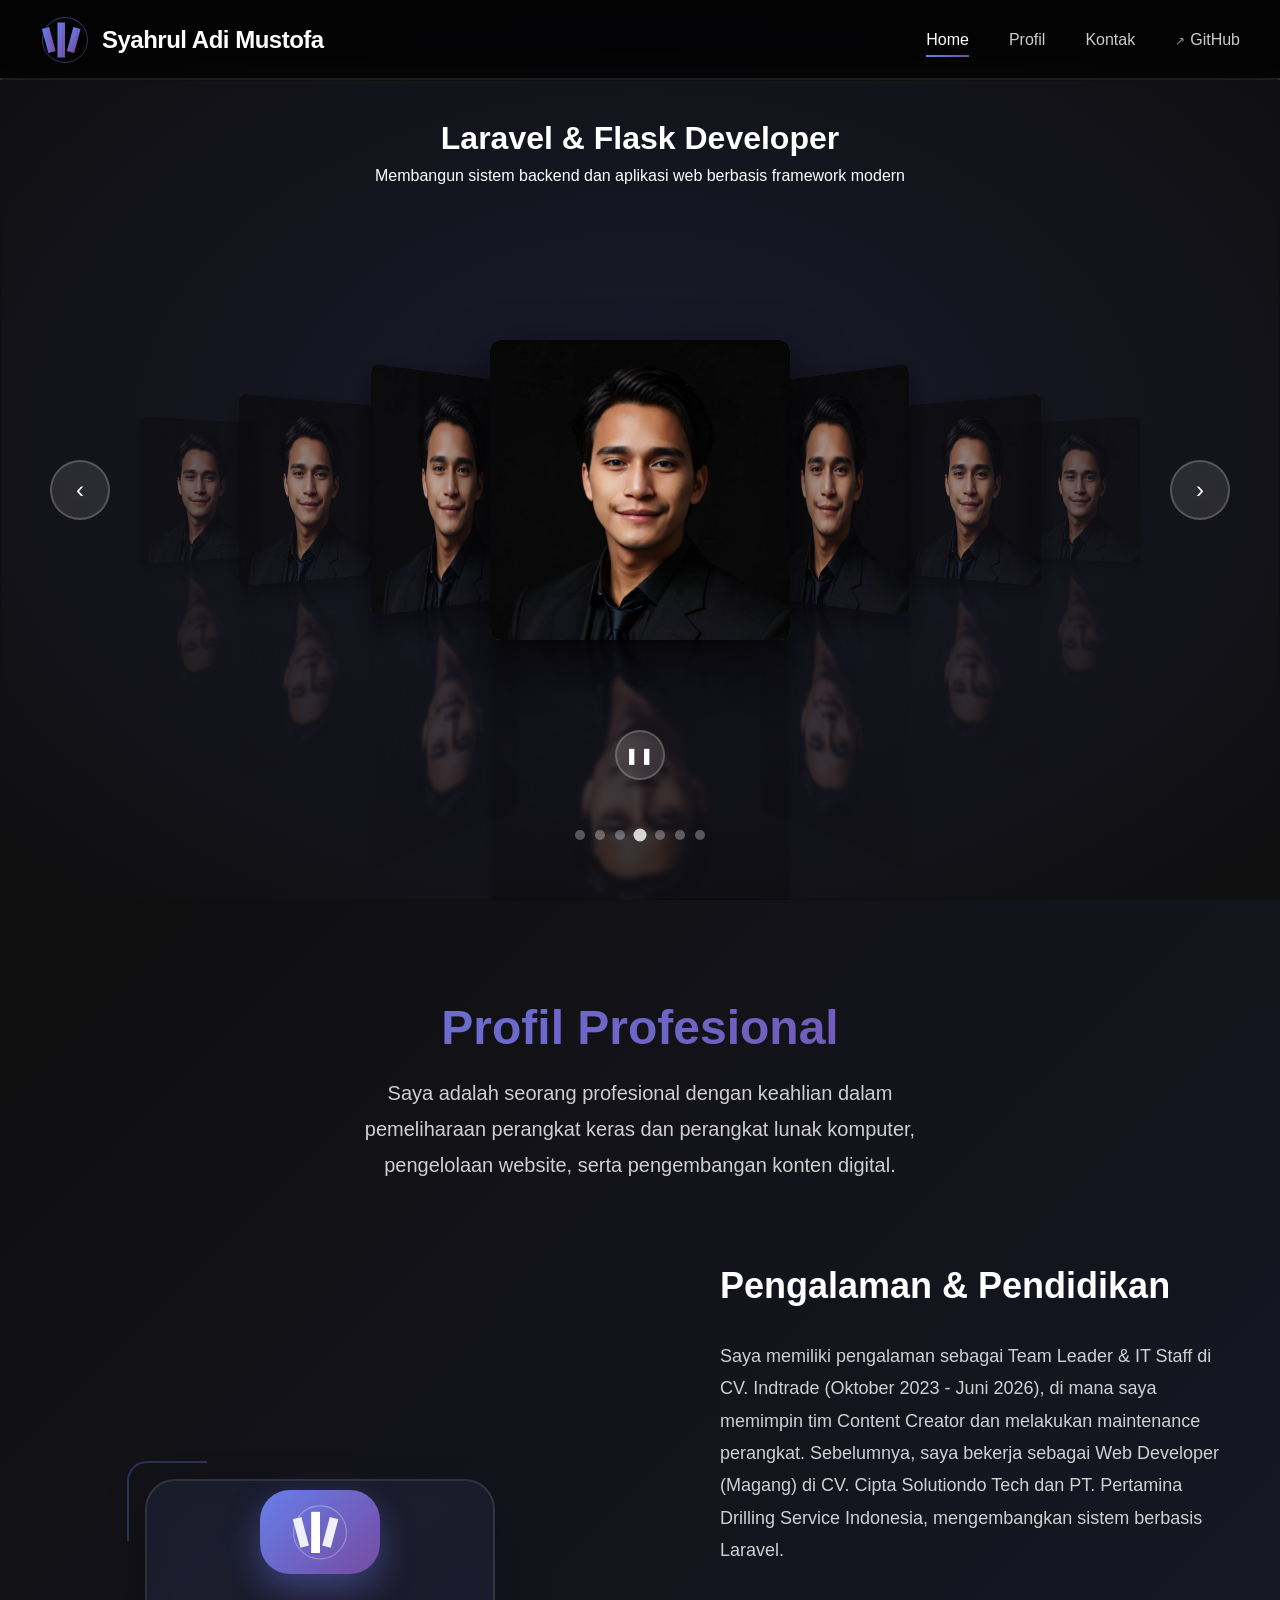
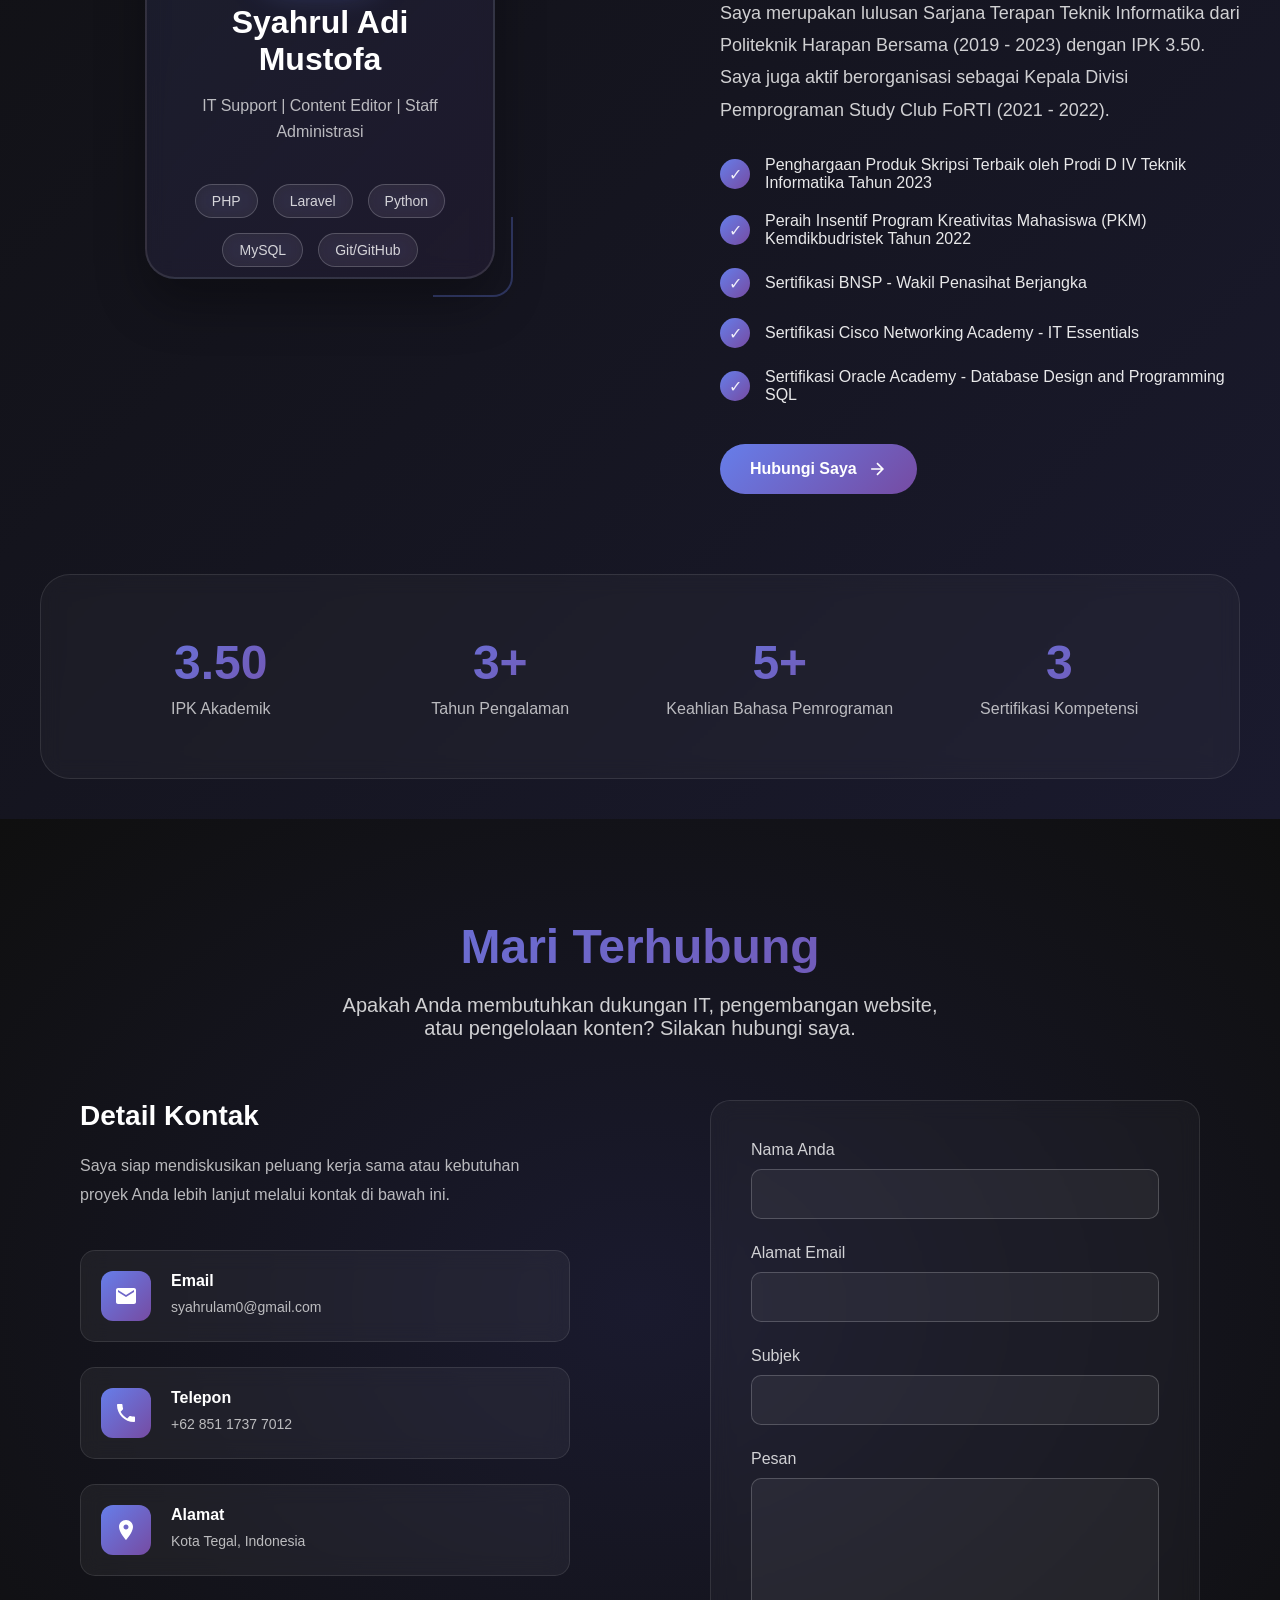
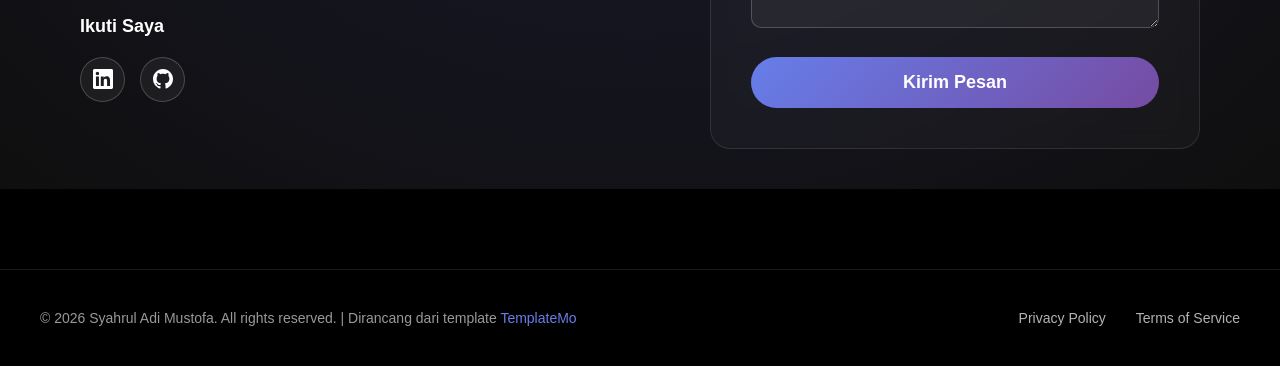
<file: index.html>
<!DOCTYPE html>
<html lang="en">
<head>
    <meta charset="UTF-8">
    <meta name="viewport" content="width=device-width, initial-scale=1.0">
    <title>Syahrul Adi Mustofa</title>
    <link href="templatemo-3d-coverflow.css" rel="stylesheet">
<!--

TemplateMo 595 3d coverflow

https://templatemo.com/tm-595-3d-coverflow

-->
</head>
<body>
    <!-- Header -->
    <header class="header" id="header">
        <a href="#home" class="logo-container">
            <div class="logo">
                <svg viewBox="0 0 100 100" xmlns="http://www.w3.org/2000/svg">
                    <defs>
                        <linearGradient id="grad1" x1="0%" y1="0%" x2="100%" y2="100%">
                            <stop offset="0%" style="stop-color:#667eea;stop-opacity:1" />
                            <stop offset="100%" style="stop-color:#764ba2;stop-opacity:1" />
                        </linearGradient>
                    </defs>
                    <rect x="10" y="25" width="15" height="50" fill="url(#grad1)" transform="rotate(-15 17.5 50)" />
                    <rect x="35" y="15" width="15" height="70" fill="url(#grad1)" />
                    <rect x="60" y="25" width="15" height="50" fill="url(#grad1)" transform="rotate(15 67.5 50)" />
                    <circle cx="50" cy="50" r="45" fill="none" stroke="url(#grad1)" stroke-width="2" opacity="0.5" />
                </svg>
            </div>
            <div class="logo-text">Syahrul Adi Mustofa</div>
        </a>
        
        <nav class="main-menu" id="mainMenu">
            <a href="#home" class="menu-item active">Home</a>
            <a href="#about" class="menu-item">Profil</a>
            <a href="#contact" class="menu-item">Kontak</a>
            <a href="https://github.com" target="_blank" rel="noopener noreferrer" class="menu-item external">GitHub</a>
        </nav>
        
        <div class="menu-toggle" id="menuToggle">
            <span></span>
            <span></span>
            <span></span>
        </div>
    </header>

    <!-- Home Section -->
    <section id="home" class="section">
        <div class="coverflow-wrapper">
            <div class="info">
                <h2 id="current-title">Portofolio & Karya</h2>
                <p id="current-description">Kumpulan proyek pengembangan website dan konten digital</p>
            </div>

            <div class="coverflow-container" tabindex="0">
                <div class="coverflow" id="coverflow">
                    <div class="coverflow-item" data-index="0">
                        <div class="cover image-loading">
                            <img src="images/mountain-landscape.jpg" alt="Mountain Landscape" loading="lazy">
                        </div>
                        <div class="reflection"></div>
                    </div>
                    <div class="coverflow-item" data-index="1">
                        <div class="cover image-loading">
                            <img src="images/forest-path.jpg" alt="Forest Path" loading="lazy">
                        </div>
                        <div class="reflection"></div>
                    </div>
                    <div class="coverflow-item" data-index="2">
                        <div class="cover image-loading">
                            <img src="images/serene-water-mirroring.jpg" alt="Lake Reflection" loading="lazy">
                        </div>
                        <div class="reflection"></div>
                    </div>
                    <div class="coverflow-item" data-index="3">
                        <div class="cover image-loading">
                            <img src="images/ocean-sunset-golden-hour.jpg" alt="Ocean Sunset" loading="lazy">
                        </div>
                        <div class="reflection"></div>
                    </div>
                    <div class="coverflow-item" data-index="4">
                        <div class="cover image-loading">
                            <img src="images/rolling-sand-dunes.jpg" alt="Desert Dunes" loading="lazy">
                        </div>
                        <div class="reflection"></div>
                    </div>
                    <div class="coverflow-item" data-index="5">
                        <div class="cover image-loading">
                            <img src="images/starry-night.jpg" alt="Starry Night" loading="lazy">
                        </div>
                        <div class="reflection"></div>
                    </div>
                    <div class="coverflow-item" data-index="6">
                        <div class="cover image-loading">
                            <img src="images/cascading-waterfall.jpg" alt="Waterfall" loading="lazy">
                        </div>
                        <div class="reflection"></div>
                    </div>
                </div>

                <button class="nav-button prev" onclick="navigate(-1)">‹</button>
                <button class="nav-button next" onclick="navigate(1)">›</button>

                <div class="dots-container" id="dots"></div>
                
                <!-- Play/Pause Button -->
                <button class="play-pause-button" id="playPauseBtn" onclick="toggleAutoplay()">
                    <span class="play-icon">▶</span>
                    <span class="pause-icon" style="display: none;">❚❚</span>
                </button>
            </div>
        </div>
    </section>

    <!-- About Section -->
    <section id="about" class="section">
        <div class="about-content">
            <div class="about-header">
                <h2>Profil Profesional</h2>
                <p>Saya adalah seorang profesional dengan keahlian dalam pemeliharaan perangkat keras dan perangkat lunak komputer, pengelolaan website, serta pengembangan konten digital.</p>
            </div>
            
            <div class="about-main">
                <div class="about-visual">
                    <div class="showcase-display">
                        <div class="showcase-main">
                            <div class="corner-decoration top-left"></div>
                            <div class="corner-decoration bottom-right"></div>
                            
                            <div class="showcase-logo">
                                <svg viewBox="0 0 100 100" xmlns="http://www.w3.org/2000/svg">
                                    <rect x="10" y="25" width="15" height="50" fill="white" transform="rotate(-15 17.5 50)" opacity="0.9" />
                                    <rect x="35" y="15" width="15" height="70" fill="white" />
                                    <rect x="60" y="25" width="15" height="50" fill="white" transform="rotate(15 67.5 50)" opacity="0.9" />
                                    <circle cx="50" cy="50" r="45" fill="none" stroke="white" stroke-width="2" opacity="0.3" />
                                </svg>
                            </div>
                            
                            <h3 class="showcase-title">Syahrul Adi Mustofa</h3>
                            <p class="showcase-subtitle">IT Support | Content Editor | Staff Administrasi</p>
                            
                            <div class="showcase-badges">
                                <span class="badge">PHP</span>
                                <span class="badge">Laravel</span>
                                <span class="badge">Python</span>
                                <span class="badge">MySQL</span>
                                <span class="badge">Git/GitHub</span>
                            </div>
                        </div>
                    </div>
                </div>
                
                <div class="about-info">
                    <h3>Pengalaman & Pendidikan</h3>
                    <p>Saya memiliki pengalaman sebagai Team Leader & IT Staff di CV. Indtrade (Oktober 2023 - Juni 2026), di mana saya memimpin tim Content Creator dan melakukan maintenance perangkat. Sebelumnya, saya bekerja sebagai Web Developer (Magang) di CV. Cipta Solutiondo Tech dan PT. Pertamina Drilling Service Indonesia, mengembangkan sistem berbasis Laravel.</p>
                    <p>Saya merupakan lulusan Sarjana Terapan Teknik Informatika dari Politeknik Harapan Bersama (2019 - 2023) dengan IPK 3.50. Saya juga aktif berorganisasi sebagai Kepala Divisi Pemprograman Study Club FoRTI (2021 - 2022).</p>
                    
                    <ul class="feature-list">
                        <li>Penghargaan Produk Skripsi Terbaik oleh Prodi D IV Teknik Informatika Tahun 2023</li>
                        <li>Peraih Insentif Program Kreativitas Mahasiswa (PKM) Kemdikbudristek Tahun 2022</li>
                        <li>Sertifikasi BNSP - Wakil Penasihat Berjangka</li>
                        <li>Sertifikasi Cisco Networking Academy - IT Essentials</li>
                        <li>Sertifikasi Oracle Academy - Database Design and Programming SQL</li>
                    </ul>
                    
                    <a href="#contact" class="cta-button">
                        Hubungi Saya
                        <svg viewBox="0 0 24 24" fill="currentColor">
                            <path d="M5 12h14m-7-7l7 7-7 7" stroke="currentColor" stroke-width="2" fill="none"/>
                        </svg>
                    </a>
                </div>
            </div>
            
            <div class="stats-section">
                <div class="stat-item">
                    <div class="stat-number">3.50</div>
                    <div class="stat-label">IPK Akademik</div>
                </div>
                <div class="stat-item">
                    <div class="stat-number">3+</div>
                    <div class="stat-label">Tahun Pengalaman</div>
                </div>
                <div class="stat-item">
                    <div class="stat-number">5+</div>
                    <div class="stat-label">Keahlian Bahasa Pemrograman</div>
                </div>
                <div class="stat-item">
                    <div class="stat-number">3</div>
                    <div class="stat-label">Sertifikasi Kompetensi</div>
                </div>
            </div>
        </div>
    </section>

    <!-- Contact Section -->
    <section id="contact" class="section">
        <div class="contact-content">
            <div class="contact-header">
                <h2>Mari Terhubung</h2>
                <p>Apakah Anda membutuhkan dukungan IT, pengembangan website, atau pengelolaan konten? Silakan hubungi saya.</p>
            </div>
            
            <div class="contact-container">
                <div class="contact-info-section">
                    <h3>Detail Kontak</h3>
                    <p>Saya siap mendiskusikan peluang kerja sama atau kebutuhan proyek Anda lebih lanjut melalui kontak di bawah ini.</p>
                    
                    <div class="contact-details">
                        <div class="contact-item">
                            <div class="contact-icon">
                                <svg viewBox="0 0 24 24">
                                    <path d="M20 4H4c-1.1 0-1.99.9-1.99 2L2 18c0 1.1.9 2 2 2h16c1.1 0 2-.9 2-2V6c0-1.1-.9-2-2-2zm0 4l-8 5-8-5V6l8 5 8-5v2z"/>
                                </svg>
                            </div>
                            <div class="contact-text">
                                <h4>Email</h4>
                                <p>syahrulam0@gmail.com</p>
                            </div>
                        </div>
                        
                        <div class="contact-item">
                            <div class="contact-icon">
                                <svg viewBox="0 0 24 24">
                                    <path d="M6.62 10.79c1.44 2.83 3.76 5.14 6.59 6.59l2.2-2.2c.27-.27.67-.36 1.02-.24 1.12.37 2.33.57 3.57.57.55 0 1 .45 1 1V20c0 .55-.45 1-1 1-9.39 0-17-7.61-17-17 0-.55.45-1 1-1h3.5c.55 0 1 .45 1 1 0 1.25.2 2.45.57 3.57.11.35.03.74-.25 1.02l-2.2 2.2z"/>
                                </svg>
                            </div>
                            <div class="contact-text">
                                <h4>Telepon</h4>
                                <p>+62 851 1737 7012</p>
                            </div>
                        </div>
                        
                        <div class="contact-item">
                            <div class="contact-icon">
                                <svg viewBox="0 0 24 24">
                                    <path d="M12 2C8.13 2 5 5.13 5 9c0 5.25 7 13 7 13s7-7.75 7-13c0-3.87-3.13-7-7-7zm0 9.5c-1.38 0-2.5-1.12-2.5-2.5s1.12-2.5 2.5-2.5 2.5 1.12 2.5 2.5-1.12 2.5-2.5 2.5z"/>
                                </svg>
                            </div>
                            <div class="contact-text">
                                <h4>Alamat</h4>
                                <p>Kota Tegal, Indonesia</p>
                            </div>
                        </div>
                    </div>
                    
                    <div class="social-links">
                        <h4>Ikuti Saya</h4>
                        <div class="social-buttons">
                            <a href="#" class="social-btn" title="LinkedIn">
                                <svg viewBox="0 0 24 24">
                                    <path d="M20.447 20.452h-3.554v-5.569c0-1.328-.027-3.037-1.852-3.037-1.853 0-2.136 1.445-2.136 2.939v5.667H9.351V9h3.414v1.561h.046c.477-.9 1.637-1.85 3.37-1.85 3.601 0 4.267 2.37 4.267 5.455v6.286zM5.337 7.433c-1.144 0-2.063-.926-2.063-2.065 0-1.138.92-2.063 2.063-2.063 1.14 0 2.064.925 2.064 2.063 0 1.139-.925 2.065-2.064 2.065zm1.782 13.019H3.555V9h3.564v11.452zM22.225 0H1.771C.792 0 0 .774 0 1.729v20.542C0 23.227.792 24 1.771 24h20.451C23.2 24 24 23.227 24 22.271V1.729C24 .774 23.2 0 22.222 0h.003z"/>
                                </svg>
                            </a>
                            <a href="https://github.com" target="_blank" class="social-btn" title="GitHub">
                                <svg viewBox="0 0 24 24">
                                    <path d="M12 0c-6.626 0-12 5.373-12 12 0 5.302 3.438 9.8 8.207 11.387.599.111.793-.261.793-.577v-2.234c-3.338.726-4.033-1.416-4.033-1.416-.546-1.387-1.333-1.756-1.333-1.756-1.089-.745.083-.729.083-.729 1.205.084 1.839 1.237 1.839 1.237 1.07 1.834 2.807 1.304 3.492.997.107-.775.418-1.305.762-1.604-2.665-.305-5.467-1.334-5.467-5.931 0-1.311.469-2.381 1.236-3.221-.124-.303-.535-1.524.117-3.176 0 0 1.008-.322 3.301 1.23.957-.266 1.983-.399 3.003-.404 1.02.005 2.047.138 3.006.404 2.291-1.552 3.297-1.23 3.297-1.23.653 1.653.242 2.874.118 3.176.77.84 1.235 1.911 1.235 3.221 0 4.609-2.807 5.624-5.479 5.921.43.372.823 1.102.823 2.222v3.293c0 .319.192.694.801.576 4.765-1.589 8.199-6.086 8.199-11.386 0-6.627-5.373-12-12-12z"/>
                                </svg>
                            </a>
                        </div>
                    </div>
                </div>
                
                <div class="contact-form-section">
                    <form class="contact-form" onsubmit="handleSubmit(event)">
                        <div class="form-group">
                            <label for="name">Nama Anda</label>
                            <input type="text" id="name" name="name" required>
                        </div>
                        <div class="form-group">
                            <label for="email">Alamat Email</label>
                            <input type="email" id="email" name="email" required>
                        </div>
                        <div class="form-group">
                            <label for="subject">Subjek</label>
                            <input type="text" id="subject" name="subject" required>
                        </div>
                        <div class="form-group">
                            <label for="message">Pesan</label>
                            <textarea id="message" name="message" required></textarea>
                        </div>
                        <button type="submit" class="submit-btn">Kirim Pesan</button>
                    </form>
                </div>
            </div>
        </div>
    </section>

    <!-- Footer -->
    <footer class="footer">
        <div class="footer-content">
            <div class="footer-copyright">
                © 2026 Syahrul Adi Mustofa. All rights reserved. | Dirancang dari template <a href="https://templatemo.com" target="_blank" rel="noopener noreferrer">TemplateMo</a>
            </div>
            <div class="footer-links">
                <a href="#privacy" onclick="event.preventDefault(); alert('Halaman Privacy Policy');">Privacy Policy</a>
                <a href="#terms" onclick="event.preventDefault(); alert('Halaman Terms of Service');">Terms of Service</a>
            </div>
        </div>
    </footer>

    <!-- Scroll to top button -->
    <div class="scroll-to-top" id="scrollToTop">
        <span>↑</span>
    </div>

<script src="templatemo-3d-coverflow-scripts.js"></script>

</body>
</html>
</file>
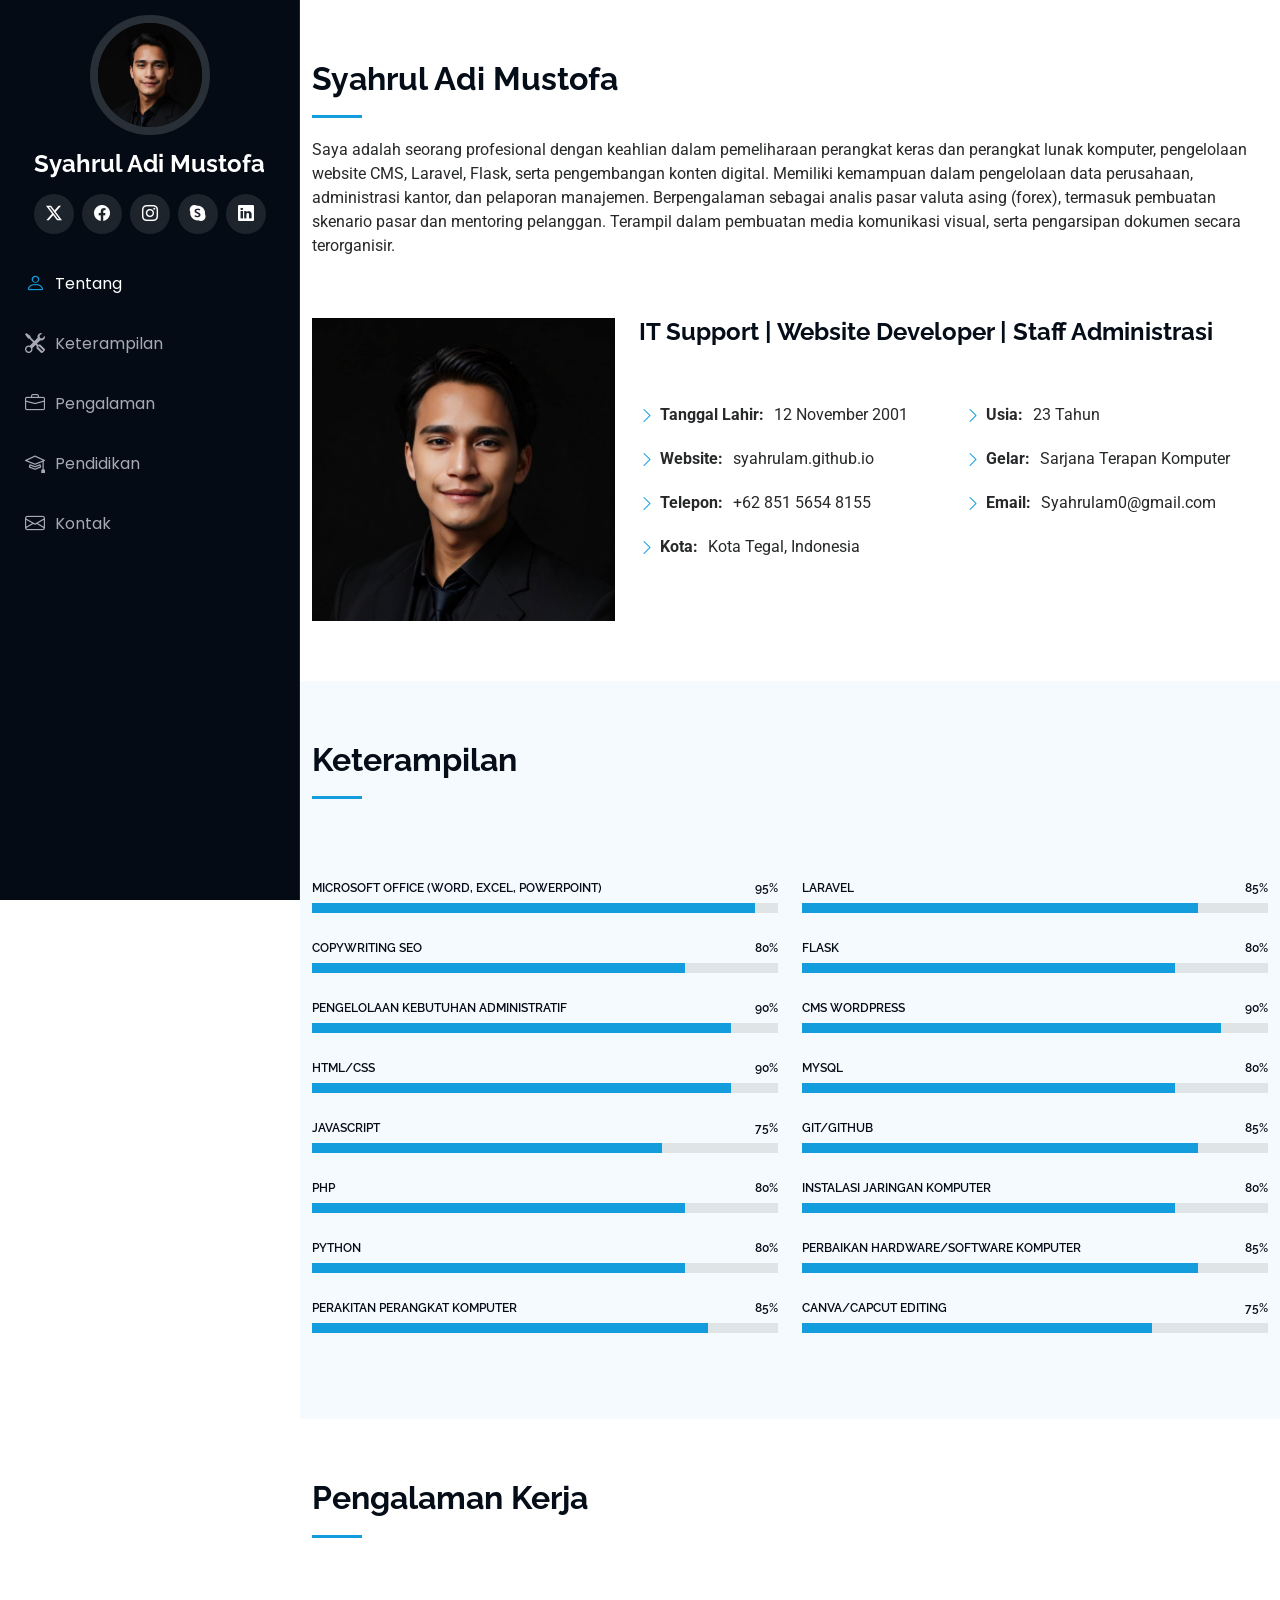
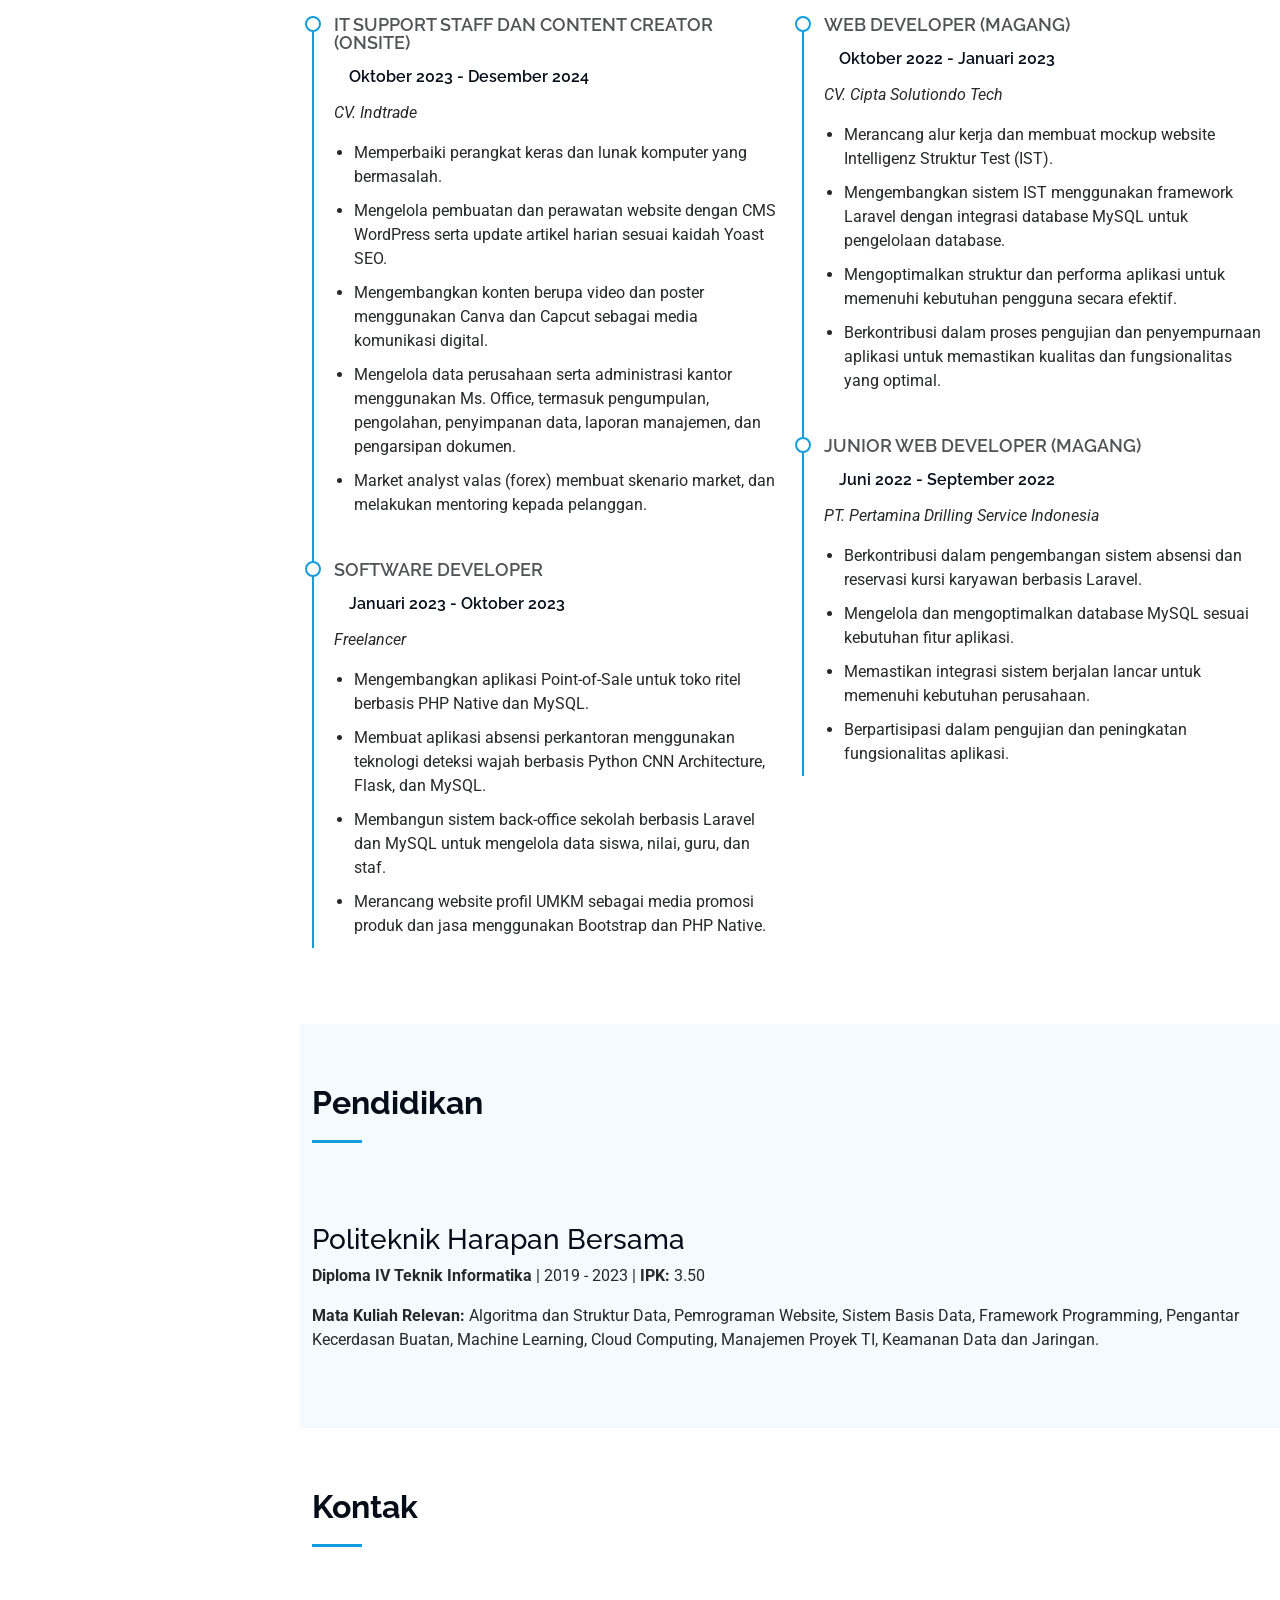
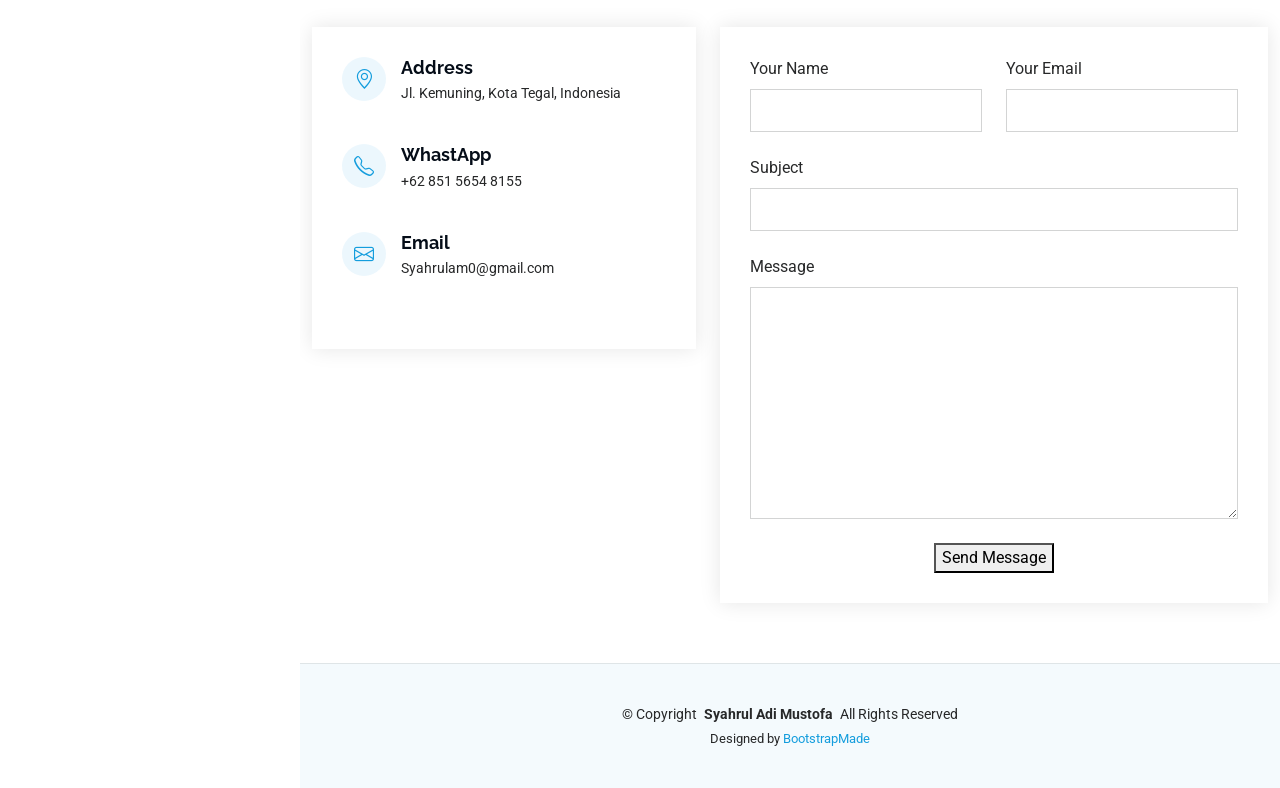
<file: backup pure porto/index.html>
<!DOCTYPE html>
<html lang="en">

<head>
  <meta charset="utf-8">
  <meta content="width=device-width, initial-scale=1.0" name="viewport">
  <title>Resume - Syahrul Adi Mustofa</title>
  <meta content="" name="description">
  <meta content="" name="keywords">

  <link href="assets/img/favicon.png" rel="icon">
  <link href="assets/img/apple-touch-icon.png" rel="apple-touch-icon">

  <link href="https://fonts.googleapis.com" rel="preconnect">
  <link href="https://fonts.gstatic.com" rel="preconnect" crossorigin>
  <link href="https://fonts.googleapis.com/css2?family=Roboto:ital,wght@0,100;0,300;0,400;0,500;0,700;0,900;1,100;1,300;1,400;1,500;1,700;1,900&family=Poppins:ital,wght@0,100;0,200;0,300;0,400;0,500;0,600;0,700;0,800;0,900;1,100;1,200;1,300;1,400;1,500;1,600;1,700;1,800;1,900&family=Raleway:ital,wght@0,100;0,200;0,300;0,400;0,500;0,600;0,700;0,800;0,900;1,100;1,200;1,300;1,400;1,500;1,600;1,700;1,800;1,900&display=swap" rel="stylesheet">

  <link href="assets/vendor/bootstrap/css/bootstrap.min.css" rel="stylesheet">
  <link href="assets/vendor/bootstrap-icons/bootstrap-icons.css" rel="stylesheet">
  <link href="assets/vendor/aos/aos.css" rel="stylesheet">
  <link href="assets/vendor/glightbox/css/glightbox.min.css" rel="stylesheet">
  <link href="assets/vendor/swiper/swiper-bundle.min.css" rel="stylesheet">

  <link href="assets/css/main.css" rel="stylesheet">
</head>

<body class="index-page">

  <header id="header" class="header dark-background d-flex flex-column">
    <i class="header-toggle d-xl-none bi bi-list"></i>

    <div class="profile-img">
      <img src="assets/img/my-profile-img.jpg" alt="" class="img-fluid rounded-circle">
    </div>

    <a href="index.html" class="logo d-flex align-items-center justify-content-center">
      <h1 class="sitename">Syahrul Adi Mustofa</h1>
    </a>

    <div class="social-links text-center">
      <a href="#" class="twitter"><i class="bi bi-twitter-x"></i></a>
      <a href="#" class="facebook"><i class="bi bi-facebook"></i></a>
      <a href="#" class="instagram"><i class="bi bi-instagram"></i></a>
      <a href="#" class="google-plus"><i class="bi bi-skype"></i></a>
      <a href="#" class="linkedin"><i class="bi bi-linkedin"></i></a>
    </div>

    <nav id="navmenu" class="navmenu">
      <ul>
        <li><a href="#about"><i class="bi bi-person navicon"></i> Tentang</a></li>
        <li><a href="#skills"><i class="bi bi-tools navicon"></i> Keterampilan</a></li>
        <li><a href="#pengalaman"><i class="bi bi-briefcase navicon"></i> Pengalaman</a></li>
        <li><a href="#pendidikan"><i class="bi bi-mortarboard navicon"></i> Pendidikan</a></li>
        <li><a href="#contact"><i class="bi bi-envelope navicon"></i> Kontak</a></li>
      </ul>
    </nav>
    

  </header>

  <main class="main">
    <!-- About Section -->
    <section id="about" class="about section">

      <!-- Section Title -->
      <div class="container section-title" data-aos="fade-up">
        <h2>Syahrul Adi Mustofa</h2>
        <p>Saya adalah seorang profesional dengan keahlian dalam pemeliharaan perangkat keras dan perangkat lunak komputer, pengelolaan website CMS, Laravel, Flask, serta pengembangan konten digital. Memiliki kemampuan dalam pengelolaan data perusahaan, administrasi kantor, dan pelaporan manajemen. Berpengalaman sebagai analis pasar valuta asing (forex), termasuk pembuatan skenario pasar dan mentoring pelanggan. Terampil dalam pembuatan media komunikasi visual, serta pengarsipan dokumen secara terorganisir.</p>
      </div><!-- End Section Title -->

      <div class="container" data-aos="fade-up" data-aos-delay="100">

        <div class="row gy-4 justify-content-center">
          <div class="col-lg-4">
            <img src="assets/img/my-profile-img.jpg" class="img-fluid" alt="">
          </div>
          <div class="col-lg-8 content">
            <h2>IT Support | Website Developer | Staff Administrasi</h2>
            <p class="fst-italic py-3">
              
            </p>
            <div class="row">
              <div class="col-lg-6">
                <ul>
                  <li><i class="bi bi-chevron-right"></i> <strong>Tanggal Lahir:</strong> <span>12 November 2001</span></li>
                  <li><i class="bi bi-chevron-right"></i> <strong>Website:</strong> <span>syahrulam.github.io</span></li>
                  <li><i class="bi bi-chevron-right"></i> <strong>Telepon:</strong> <span>+62 851 5654 8155</span></li>
                  <li><i class="bi bi-chevron-right"></i> <strong>Kota:</strong> <span>Kota Tegal, Indonesia</span></li>
                </ul>
              </div>
              <div class="col-lg-6">
                <ul>
                  <li><i class="bi bi-chevron-right"></i> <strong>Usia:</strong> <span>23 Tahun</span></li>
                  <li><i class="bi bi-chevron-right"></i> <strong>Gelar:</strong> <span>Sarjana Terapan Komputer</span></li>
                  <li><i class="bi bi-chevron-right"></i> <strong>Email:</strong> <span>Syahrulam0@gmail.com</span></li>
                </ul>
              </div>
            </div>
          </div>
        </div>

      </div>

    </section><!-- /About Section -->

    <section id="skills" class="skills section light-background">
      <div class="container section-title" data-aos="fade-up">
        <h2>Keterampilan</h2>
      </div><!-- End Section Title -->
      <div class="container" data-aos="fade-up" data-aos-delay="100">

        <div class="row skills-content skills-animation">

          <div class="col-lg-6">

            <div class="progress">
              <span class="skill"><span>Microsoft Office (Word, Excel, PowerPoint)</span> <i class="val">95%</i></span>
              <div class="progress-bar-wrap">
                <div class="progress-bar" role="progressbar" aria-valuenow="95" aria-valuemin="0" aria-valuemax="100"></div>
              </div>
            </div><!-- End Skills Item -->

            <div class="progress">
              <span class="skill"><span>Copywriting SEO</span> <i class="val">80%</i></span>
              <div class="progress-bar-wrap">
                <div class="progress-bar" role="progressbar" aria-valuenow="80" aria-valuemin="0" aria-valuemax="100"></div>
              </div>
            </div><!-- End Skills Item -->

            <div class="progress">
              <span class="skill"><span>Pengelolaan Kebutuhan Administratif</span> <i class="val">90%</i></span>
              <div class="progress-bar-wrap">
                <div class="progress-bar" role="progressbar" aria-valuenow="90" aria-valuemin="0" aria-valuemax="100"></div>
              </div>
            </div><!-- End Skills Item -->

            <div class="progress">
              <span class="skill"><span>HTML/CSS</span> <i class="val">90%</i></span>
              <div class="progress-bar-wrap">
                <div class="progress-bar" role="progressbar" aria-valuenow="90" aria-valuemin="0" aria-valuemax="100"></div>
              </div>
            </div><!-- End Skills Item -->

            <div class="progress">
              <span class="skill"><span>JavaScript</span> <i class="val">75%</i></span>
              <div class="progress-bar-wrap">
                <div class="progress-bar" role="progressbar" aria-valuenow="75" aria-valuemin="0" aria-valuemax="100"></div>
              </div>
            </div><!-- End Skills Item -->

            <div class="progress">
              <span class="skill"><span>PHP</span> <i class="val">80%</i></span>
              <div class="progress-bar-wrap">
                <div class="progress-bar" role="progressbar" aria-valuenow="80" aria-valuemin="0" aria-valuemax="100"></div>
              </div>
            </div><!-- End Skills Item -->

            <div class="progress">
              <span class="skill"><span>Python</span> <i class="val">80%</i></span>
              <div class="progress-bar-wrap">
                <div class="progress-bar" role="progressbar" aria-valuenow="80" aria-valuemin="0" aria-valuemax="100"></div>
              </div>
            </div><!-- End Skills Item -->

            <div class="progress">
              <span class="skill"><span>Perakitan Perangkat Komputer</span> <i class="val">85%</i></span>
              <div class="progress-bar-wrap">
                <div class="progress-bar" role="progressbar" aria-valuenow="85" aria-valuemin="0" aria-valuemax="100"></div>
              </div>
            </div><!-- End Skills Item -->

          </div>

          <div class="col-lg-6">

            <div class="progress">
              <span class="skill"><span>Laravel</span> <i class="val">85%</i></span>
              <div class="progress-bar-wrap">
                <div class="progress-bar" role="progressbar" aria-valuenow="85" aria-valuemin="0" aria-valuemax="100"></div>
              </div>
            </div><!-- End Skills Item -->

            <div class="progress">
              <span class="skill"><span>Flask</span> <i class="val">80%</i></span>
              <div class="progress-bar-wrap">
                <div class="progress-bar" role="progressbar" aria-valuenow="80" aria-valuemin="0" aria-valuemax="100"></div>
              </div>
            </div><!-- End Skills Item -->

            <div class="progress">
              <span class="skill"><span>CMS WordPress</span> <i class="val">90%</i></span>
              <div class="progress-bar-wrap">
                <div class="progress-bar" role="progressbar" aria-valuenow="90" aria-valuemin="0" aria-valuemax="100"></div>
              </div>
            </div><!-- End Skills Item -->

            <div class="progress">
              <span class="skill"><span>MySQL</span> <i class="val">80%</i></span>
              <div class="progress-bar-wrap">
                <div class="progress-bar" role="progressbar" aria-valuenow="80" aria-valuemin="0" aria-valuemax="100"></div>
              </div>
            </div><!-- End Skills Item -->

            <div class="progress">
              <span class="skill"><span>Git/GitHub</span> <i class="val">85%</i></span>
              <div class="progress-bar-wrap">
                <div class="progress-bar" role="progressbar" aria-valuenow="85" aria-valuemin="0" aria-valuemax="100"></div>
              </div>
            </div><!-- End Skills Item -->

            <div class="progress">
              <span class="skill"><span>Instalasi Jaringan Komputer</span> <i class="val">80%</i></span>
              <div class="progress-bar-wrap">
                <div class="progress-bar" role="progressbar" aria-valuenow="80" aria-valuemin="0" aria-valuemax="100"></div>
              </div>
            </div><!-- End Skills Item -->

            <div class="progress">
              <span class="skill"><span>Perbaikan Hardware/Software Komputer</span> <i class="val">85%</i></span>
              <div class="progress-bar-wrap">
                <div class="progress-bar" role="progressbar" aria-valuenow="85" aria-valuemin="0" aria-valuemax="100"></div>
              </div>
            </div><!-- End Skills Item -->

            <div class="progress">
              <span class="skill"><span>Canva/Capcut Editing</span> <i class="val">75%</i></span>
              <div class="progress-bar-wrap">
                <div class="progress-bar" role="progressbar" aria-valuenow="75" aria-valuemin="0" aria-valuemax="100"></div>
              </div>
            </div><!-- End Skills Item -->

          </div>

        </div>

      </div>
    </section><!-- /Skills Section -->

    <!-- Resume Section -->
    <section id="pengalaman" class="resume section">

      <div class="container">

        <div class="row">

          <!-- Section Title -->
          <div class="container section-title" data-aos="fade-up">
            <h2>Pengalaman Kerja</h2>
            <p></p>
          </div><!-- End Section Title -->
          <div class="col-lg-6" data-aos="fade-up" data-aos-delay="100">

            <div class="resume-item">
              <h4>IT Support Staff dan Content Creator (Onsite)</h4>
              <h5>Oktober 2023 - Desember 2024</h5>
              <p><em>CV. Indtrade</em></p>
              <ul>
                <li>Memperbaiki perangkat keras dan lunak komputer yang bermasalah.</li>
                <li>Mengelola pembuatan dan perawatan website dengan CMS WordPress serta update artikel harian sesuai kaidah Yoast SEO.</li>
                <li>Mengembangkan konten berupa video dan poster menggunakan Canva dan Capcut sebagai media komunikasi digital.</li>
                <li>Mengelola data perusahaan serta administrasi kantor menggunakan Ms. Office, termasuk pengumpulan, pengolahan, penyimpanan data, laporan manajemen, dan pengarsipan dokumen.</li>
                <li>Market analyst valas (forex) membuat skenario market, dan melakukan mentoring kepada pelanggan.</li>
              </ul>
            </div><!-- End Resume Item -->

            <div class="resume-item">
              <h4>Software Developer</h4>
              <h5>Januari 2023 - Oktober 2023</h5>
              <p><em>Freelancer</em></p>
              <ul>
                <li>Mengembangkan aplikasi Point-of-Sale untuk toko ritel berbasis PHP Native dan MySQL.</li>
                <li>Membuat aplikasi absensi perkantoran menggunakan teknologi deteksi wajah berbasis Python CNN Architecture, Flask, dan MySQL.</li>
                <li>Membangun sistem back-office sekolah berbasis Laravel dan MySQL untuk mengelola data siswa, nilai, guru, dan staf.</li>
                <li>Merancang website profil UMKM sebagai media promosi produk dan jasa menggunakan Bootstrap dan PHP Native.</li>
              </ul>
            </div><!-- End Resume Item -->

          </div>

          <div class="col-lg-6" data-aos="fade-up" data-aos-delay="200">

            <div class="resume-item">
              <h4>Web Developer (Magang)</h4>
              <h5>Oktober 2022 - Januari 2023</h5>
              <p><em>CV. Cipta Solutiondo Tech</em></p>
              <ul>
                <li>Merancang alur kerja dan membuat mockup website Intelligenz Struktur Test (IST).</li>
                <li>Mengembangkan sistem IST menggunakan framework Laravel dengan integrasi database MySQL untuk pengelolaan database.</li>
                <li>Mengoptimalkan struktur dan performa aplikasi untuk memenuhi kebutuhan pengguna secara efektif.</li>
                <li>Berkontribusi dalam proses pengujian dan penyempurnaan aplikasi untuk memastikan kualitas dan fungsionalitas yang optimal.</li>
              </ul>
            </div><!-- End Resume Item -->

            <div class="resume-item">
              <h4>Junior Web Developer (Magang)</h4>
              <h5>Juni 2022 - September 2022</h5>
              <p><em>PT. Pertamina Drilling Service Indonesia</em></p>
              <ul>
                <li>Berkontribusi dalam pengembangan sistem absensi dan reservasi kursi karyawan berbasis Laravel.</li>
                <li>Mengelola dan mengoptimalkan database MySQL sesuai kebutuhan fitur aplikasi.</li>
                <li>Memastikan integrasi sistem berjalan lancar untuk memenuhi kebutuhan perusahaan.</li>
                <li>Berpartisipasi dalam pengujian dan peningkatan fungsionalitas aplikasi.</li>
              </ul>
            </div><!-- End Resume Item -->

          </div>

        </div>


      </div>

    </section><!-- /Resume Section -->

<!-- Pendidikan Section -->
<section id="pendidikan" class="skills section light-background">
  <!-- Section Title -->
  <div class="container section-title" data-aos="fade-up">
    <h2>Pendidikan</h2>
  </div><!-- End Section Title -->
  
  <div class="container" data-aos="fade-up" data-aos-delay="100">
    <div class="row skills-content skills-animation">
      <div class="col-lg-12 resume-item">
        <h3>Politeknik Harapan Bersama</h3>
        <p><strong>Diploma IV Teknik Informatika</strong> | 2019 - 2023 | <strong>IPK:</strong> 3.50</p>
        <p><strong>Mata Kuliah Relevan:</strong> Algoritma dan Struktur Data, Pemrograman Website, Sistem Basis Data, Framework Programming, Pengantar Kecerdasan Buatan, Machine Learning, Cloud Computing, Manajemen Proyek TI, Keamanan Data dan Jaringan.</p>
      </div><!-- End Resume Item -->
    </div>
  </div>
</section><!-- End Pendidikan Section -->


    <!-- Contact Section -->
    <section id="contact" class="contact section">

      <!-- Section Title -->
      <div class="container section-title" data-aos="fade-up">
        <h2>Kontak</h2>
        
      </div><!-- End Section Title -->

      <div class="container" data-aos="fade-up" data-aos-delay="100">

        <div class="row gy-4">

          <div class="col-lg-5">

            <div class="info-wrap">
              <div class="info-item d-flex" data-aos="fade-up" data-aos-delay="200">
                <i class="bi bi-geo-alt flex-shrink-0"></i>
                <div>
                  <h3>Address</h3>
                  <p>Jl. Kemuning, Kota Tegal, Indonesia</p>
                </div>
              </div><!-- End Info Item -->

              <div class="info-item d-flex" data-aos="fade-up" data-aos-delay="300">
                <i class="bi bi-telephone flex-shrink-0"></i>
                <div>
                  <h3>WhastApp</h3>
                  <p>+62 851 5654 8155</p>
                </div>
              </div><!-- End Info Item -->

              <div class="info-item d-flex" data-aos="fade-up" data-aos-delay="400">
                <i class="bi bi-envelope flex-shrink-0"></i>
                <div>
                  <h3>Email</h3>
                  <p>Syahrulam0@gmail.com</p>
                </div>
              </div><!-- End Info Item -->

              <!-- <iframe src="https://www.google.com/maps/embed?pb=!1m14!1m8!1m3!1d247.56597496393016!2d109.13809958894197!3d-6.883943589975639!3m2!1i1024!2i768!4f13.1!3m3!1m2!1s0x2e6fb9bd1566df85%3A0x38a5d7a279db6882!2snDalem%20Ma&#39;rifah!5e0!3m2!1sen!2sus!4v1736498834463!5m2!1sen!2sus" frameborder="0" style="border:0; width: 100%; height: 270px;" allowfullscreen="" loading="lazy" referrerpolicy="no-referrer-when-downgrade"></iframe> -->
            </div>
          </div>

          <div class="col-lg-7">
            <form action="https://api.whatsapp.com/send" method="get" target="_blank" class="php-email-form" data-aos="fade-up" data-aos-delay="200">
                <div class="row gy-4">
        
                    <div class="col-md-6">
                        <label for="name-field" class="pb-2">Your Name</label>
                        <input type="text" name="name" id="name-field" class="form-control" required="">
                    </div>
        
                    <div class="col-md-6">
                        <label for="email-field" class="pb-2">Your Email</label>
                        <input type="email" class="form-control" name="email" id="email-field" required="">
                    </div>
        
                    <div class="col-md-12">
                        <label for="subject-field" class="pb-2">Subject</label>
                        <input type="text" class="form-control" name="subject" id="subject-field" required="">
                    </div>
        
                    <div class="col-md-12">
                        <label for="message-field" class="pb-2">Message</label>
                        <textarea class="form-control" name="message" rows="10" id="message-field" required=""></textarea>
                    </div>
        
                    <div class="col-md-12 text-center">
                        <button type="button" onclick="sendToWhatsApp()">Send Message</button>
                    </div>
        
                </div>
            </form>
        </div>
        
        <script>
            function sendToWhatsApp() {
                const name = document.getElementById('name-field').value;
                const email = document.getElementById('email-field').value;
                const subject = document.getElementById('subject-field').value;
                const message = document.getElementById('message-field').value;
        
                const whatsappNumber = "085156548155";
                const whatsappURL = `https://api.whatsapp.com/send?phone=${whatsappNumber}&text=` +
                    encodeURIComponent(`Name: ${name}\nEmail: ${email}\nSubject: ${subject}\nMessage: ${message}`);
        
                window.open(whatsappURL, '_blank');
            }
        </script>
        

        </div>

      </div>

    </section><!-- /Contact Section -->

  </main>

  <footer id="footer" class="footer position-relative light-background">

    <div class="container">
      <div class="copyright text-center ">
        <p>© <span>Copyright</span> <strong class="px-1 sitename">Syahrul Adi Mustofa</strong> <span>All Rights Reserved</span></p>
      </div>
      <div class="credits">
        <!-- All the links in the footer should remain intact. -->
        <!-- You can delete the links only if you've purchased the pro version. -->
        <!-- Licensing information: https://bootstrapmade.com/license/ -->
        <!-- Purchase the pro version with working PHP/AJAX contact form: [buy-url] -->
        Designed by <a href="#">BootstrapMade</a>
      </div>
    </div>

  </footer>

  <!-- Scroll Top -->
  <a href="#" id="scroll-top" class="scroll-top d-flex align-items-center justify-content-center"><i class="bi bi-arrow-up-short"></i></a>

  <!-- Preloader -->
  <div id="preloader"></div>

  <!-- Vendor JS Files -->
  <script src="assets/vendor/bootstrap/js/bootstrap.bundle.min.js"></script>
  <script src="assets/vendor/php-email-form/validate.js"></script>
  <script src="assets/vendor/aos/aos.js"></script>
  <script src="assets/vendor/typed.js/typed.umd.js"></script>
  <script src="assets/vendor/purecounter/purecounter_vanilla.js"></script>
  <script src="assets/vendor/waypoints/noframework.waypoints.js"></script>
  <script src="assets/vendor/glightbox/js/glightbox.min.js"></script>
  <script src="assets/vendor/imagesloaded/imagesloaded.pkgd.min.js"></script>
  <script src="assets/vendor/isotope-layout/isotope.pkgd.min.js"></script>
  <script src="assets/vendor/swiper/swiper-bundle.min.js"></script>

  <!-- Main JS File -->
  <script src="assets/js/main.js"></script>

</body>

</html>
</file>
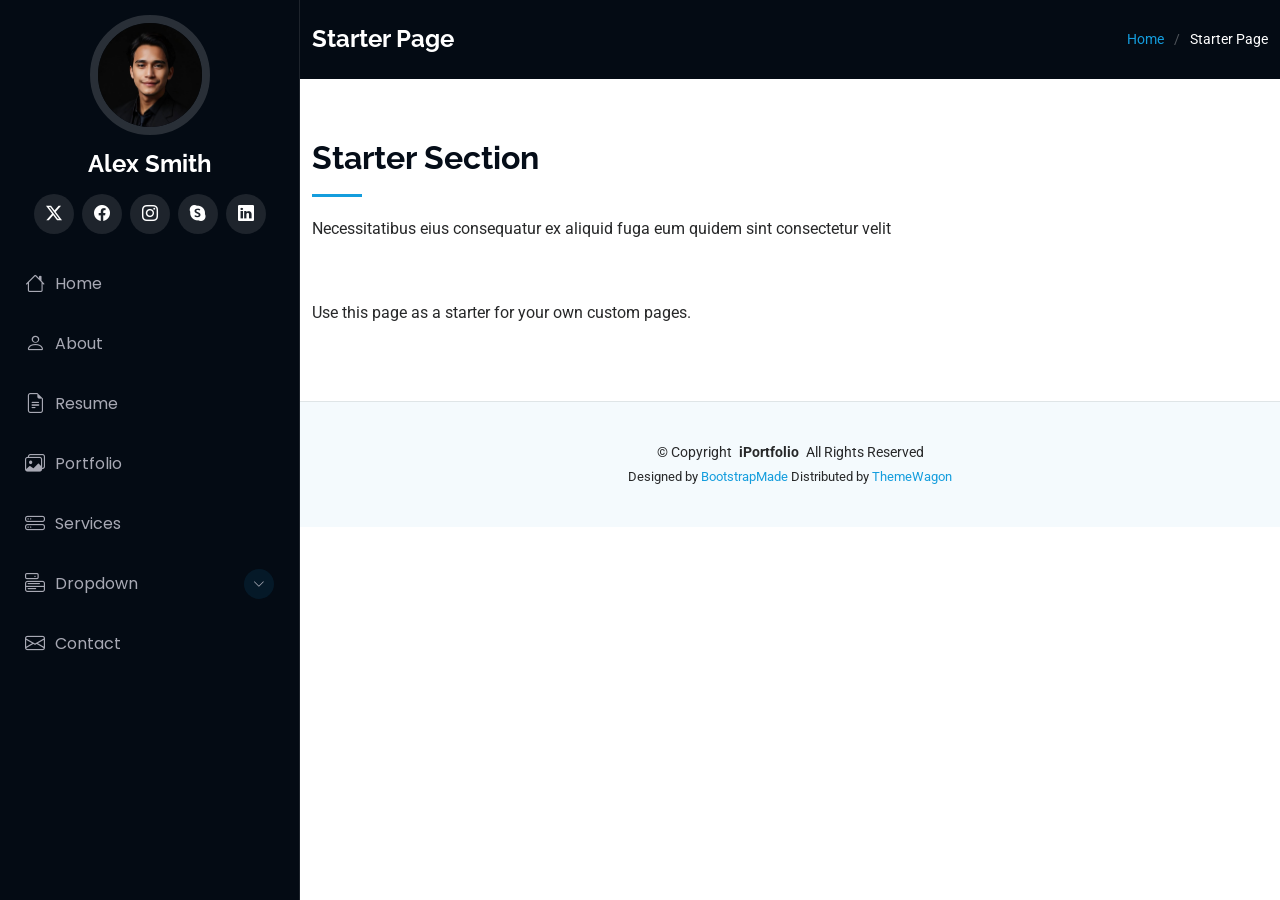
<file: starter-page.html>
<!DOCTYPE html>
<html lang="en">

<head>
  <meta charset="utf-8">
  <meta content="width=device-width, initial-scale=1.0" name="viewport">
  <title>Starter Page - iPortfolio Bootstrap Template</title>
  <meta content="" name="description">
  <meta content="" name="keywords">

  <!-- Favicons -->
  <link href="assets/img/favicon.png" rel="icon">
  <link href="assets/img/apple-touch-icon.png" rel="apple-touch-icon">

  <!-- Fonts -->
  <link href="https://fonts.googleapis.com" rel="preconnect">
  <link href="https://fonts.gstatic.com" rel="preconnect" crossorigin>
  <link href="https://fonts.googleapis.com/css2?family=Roboto:ital,wght@0,100;0,300;0,400;0,500;0,700;0,900;1,100;1,300;1,400;1,500;1,700;1,900&family=Poppins:ital,wght@0,100;0,200;0,300;0,400;0,500;0,600;0,700;0,800;0,900;1,100;1,200;1,300;1,400;1,500;1,600;1,700;1,800;1,900&family=Raleway:ital,wght@0,100;0,200;0,300;0,400;0,500;0,600;0,700;0,800;0,900;1,100;1,200;1,300;1,400;1,500;1,600;1,700;1,800;1,900&display=swap" rel="stylesheet">

  <!-- Vendor CSS Files -->
  <link href="assets/vendor/bootstrap/css/bootstrap.min.css" rel="stylesheet">
  <link href="assets/vendor/bootstrap-icons/bootstrap-icons.css" rel="stylesheet">
  <link href="assets/vendor/aos/aos.css" rel="stylesheet">
  <link href="assets/vendor/glightbox/css/glightbox.min.css" rel="stylesheet">
  <link href="assets/vendor/swiper/swiper-bundle.min.css" rel="stylesheet">

  <!-- Main CSS File -->
  <link href="assets/css/main.css" rel="stylesheet">

  <!-- =======================================================
  * Template Name: iPortfolio
  * Template URL: https://bootstrapmade.com/iportfolio-bootstrap-portfolio-websites-template/
  * Updated: Jun 29 2024 with Bootstrap v5.3.3
  * Author: BootstrapMade.com
  * License: https://bootstrapmade.com/license/
  ======================================================== -->
</head>

<body class="starter-page-page">

  <header id="header" class="header dark-background d-flex flex-column">
    <i class="header-toggle d-xl-none bi bi-list"></i>

    <div class="profile-img">
      <img src="assets/img/my-profile-img.jpg" alt="" class="img-fluid rounded-circle">
    </div>

    <a href="index.html" class="logo d-flex align-items-center justify-content-center">
      <!-- Uncomment the line below if you also wish to use an image logo -->
      <!-- <img src="assets/img/logo.png" alt=""> -->
      <h1 class="sitename">Alex Smith</h1>
    </a>

    <div class="social-links text-center">
      <a href="#" class="twitter"><i class="bi bi-twitter-x"></i></a>
      <a href="#" class="facebook"><i class="bi bi-facebook"></i></a>
      <a href="#" class="instagram"><i class="bi bi-instagram"></i></a>
      <a href="#" class="google-plus"><i class="bi bi-skype"></i></a>
      <a href="#" class="linkedin"><i class="bi bi-linkedin"></i></a>
    </div>

    <nav id="navmenu" class="navmenu">
      <ul>
        <li><a href="#hero"><i class="bi bi-house navicon"></i>Home</a></li>
        <li><a href="#about"><i class="bi bi-person navicon"></i> About</a></li>
        <li><a href="#resume"><i class="bi bi-file-earmark-text navicon"></i> Resume</a></li>
        <li><a href="#portfolio"><i class="bi bi-images navicon"></i> Portfolio</a></li>
        <li><a href="#services"><i class="bi bi-hdd-stack navicon"></i> Services</a></li>
        <li class="dropdown"><a href="#"><i class="bi bi-menu-button navicon"></i> <span>Dropdown</span> <i class="bi bi-chevron-down toggle-dropdown"></i></a>
          <ul>
            <li><a href="#">Dropdown 1</a></li>
            <li class="dropdown"><a href="#"><span>Deep Dropdown</span> <i class="bi bi-chevron-down toggle-dropdown"></i></a>
              <ul>
                <li><a href="#">Deep Dropdown 1</a></li>
                <li><a href="#">Deep Dropdown 2</a></li>
                <li><a href="#">Deep Dropdown 3</a></li>
                <li><a href="#">Deep Dropdown 4</a></li>
                <li><a href="#">Deep Dropdown 5</a></li>
              </ul>
            </li>
            <li><a href="#">Dropdown 2</a></li>
            <li><a href="#">Dropdown 3</a></li>
            <li><a href="#">Dropdown 4</a></li>
          </ul>
        </li>
        <li><a href="#contact"><i class="bi bi-envelope navicon"></i> Contact</a></li>
      </ul>
    </nav>

  </header>

  <main class="main">

    <!-- Page Title -->
    <div class="page-title dark-background">
      <div class="container d-lg-flex justify-content-between align-items-center">
        <h1 class="mb-2 mb-lg-0">Starter Page</h1>
        <nav class="breadcrumbs">
          <ol>
            <li><a href="index.html">Home</a></li>
            <li class="current">Starter Page</li>
          </ol>
        </nav>
      </div>
    </div><!-- End Page Title -->

    <!-- Starter Section Section -->
    <section id="starter-section" class="starter-section section">

      <!-- Section Title -->
      <div class="container section-title" data-aos="fade-up">
        <h2>Starter Section</h2>
        <p>Necessitatibus eius consequatur ex aliquid fuga eum quidem sint consectetur velit</p>
      </div><!-- End Section Title -->

      <div class="container" data-aos="fade-up">
        <p>Use this page as a starter for your own custom pages.</p>
      </div>

    </section><!-- /Starter Section Section -->

  </main>

  <footer id="footer" class="footer position-relative light-background">

    <div class="container">
      <div class="copyright text-center ">
        <p>© <span>Copyright</span> <strong class="px-1 sitename">iPortfolio</strong> <span>All Rights Reserved</span></p>
      </div>
      <div class="credits">
        <!-- All the links in the footer should remain intact. -->
        <!-- You can delete the links only if you've purchased the pro version. -->
        <!-- Licensing information: https://bootstrapmade.com/license/ -->
        <!-- Purchase the pro version with working PHP/AJAX contact form: [buy-url] -->
        Designed by <a href="https://bootstrapmade.com/">BootstrapMade</a> Distributed by <a href="https://themewagon.com">ThemeWagon</a>
      </div>
    </div>

  </footer>

  <!-- Scroll Top -->
  <a href="#" id="scroll-top" class="scroll-top d-flex align-items-center justify-content-center"><i class="bi bi-arrow-up-short"></i></a>

  <!-- Preloader -->
  <div id="preloader"></div>

  <!-- Vendor JS Files -->
  <script src="assets/vendor/bootstrap/js/bootstrap.bundle.min.js"></script>
  <script src="assets/vendor/php-email-form/validate.js"></script>
  <script src="assets/vendor/aos/aos.js"></script>
  <script src="assets/vendor/typed.js/typed.umd.js"></script>
  <script src="assets/vendor/purecounter/purecounter_vanilla.js"></script>
  <script src="assets/vendor/waypoints/noframework.waypoints.js"></script>
  <script src="assets/vendor/glightbox/js/glightbox.min.js"></script>
  <script src="assets/vendor/imagesloaded/imagesloaded.pkgd.min.js"></script>
  <script src="assets/vendor/isotope-layout/isotope.pkgd.min.js"></script>
  <script src="assets/vendor/swiper/swiper-bundle.min.js"></script>

  <!-- Main JS File -->
  <script src="assets/js/main.js"></script>

</body>

</html>
</file>
<file: templatemo-3d-coverflow.css>
/*

TemplateMo 595 3d coverflow

https://templatemo.com/tm-595-3d-coverflow

*/

@charset "utf-8";
/* CSS Document */

 * {
            margin: 0;
            padding: 0;
            box-sizing: border-box;
        }

        html {
            scroll-behavior: smooth;
        }

        body {
            font-family: -apple-system, BlinkMacSystemFont, 'Segoe UI', Roboto, Helvetica, Arial, sans-serif;
            overflow-x: hidden;
            position: relative;
            background: #000;
        }

        /* Sections */
        .section {
            min-height: 100vh;
            position: relative;
            display: flex;
            align-items: center;
            justify-content: center;
        }

        #home {
            background: radial-gradient(ellipse at center, #1a1a2e 0%, #0f0f0f 100%);
        }

        #about {
            background: linear-gradient(135deg, #0f0f0f 0%, #1a1a2e 100%);
        }

        #contact {
            background: radial-gradient(ellipse at center, #1a1a2e 0%, #0f0f0f 100%);
        }

        /* Header Styles */
        .header {
            position: fixed;
            top: 0;
            left: 0;
            right: 0;
            height: 80px;
            background: rgba(0, 0, 0, 0.8);
            backdrop-filter: blur(10px);
            border-bottom: 1px solid rgba(255, 255, 255, 0.1);
            z-index: 1000;
            display: flex;
            align-items: center;
            justify-content: space-between;
            padding: 0 40px;
            transition: all 0.3s ease;
        }

        .header.scrolled {
            background: rgba(0, 0, 0, 0.95);
            height: 70px;
        }

        .logo-container {
            display: flex;
            align-items: center;
            gap: 12px;
            text-decoration: none;
            cursor: pointer;
            transition: transform 0.3s ease;
        }

        .logo-container:hover {
            transform: translateY(-2px);
        }

        .logo {
            width: 50px;
            height: 50px;
            display: flex;
            align-items: center;
            justify-content: center;
        }

        .logo svg {
            width: 100%;
            height: 100%;
        }

        .logo-text {
            color: white;
            font-size: 24px;
            font-weight: 600;
            letter-spacing: -0.5px;
        }

        .main-menu {
            display: flex;
            align-items: center;
            gap: 40px;
        }

        .menu-item {
            color: rgba(255, 255, 255, 0.8);
            text-decoration: none;
            font-size: 16px;
            font-weight: 500;
            transition: all 0.3s ease;
            position: relative;
            padding: 8px 0;
        }

        .menu-item:hover {
            color: white;
            transform: translateY(-2px);
        }

        .menu-item::after {
            content: '';
            position: absolute;
            bottom: 0;
            left: 0;
            width: 0;
            height: 2px;
            background: linear-gradient(90deg, #667eea, #764ba2);
            transition: width 0.3s ease;
        }

        .menu-item:hover::after {
            width: 100%;
        }

        .menu-item.active {
            color: white;
        }

        .menu-item.active::after {
            width: 100%;
        }

        .menu-item.external::before {
            content: '↗';
            margin-right: 5px;
            font-size: 12px;
            opacity: 0.7;
        }

        /* Mobile menu toggle */
        .menu-toggle {
            display: none;
            flex-direction: column;
            cursor: pointer;
            padding: 4px;
        }

        .menu-toggle span {
            width: 25px;
            height: 3px;
            background: white;
            margin: 3px 0;
            transition: 0.3s;
            border-radius: 2px;
        }

        /* Home Section with Coverflow */
        .coverflow-wrapper {
            width: 100%;

            height: 100vh;
            display: flex;
            align-items: center;
            justify-content: center;
            padding-top: 80px;
        }

        .coverflow-container {
            width: 100%;
            height: 100%;
            display: flex;
            align-items: center;
            justify-content: center;
            perspective: 1200px;
            position: relative;
        }

        .coverflow {
            display: flex;
            align-items: center;
            justify-content: center;
            transform-style: preserve-3d;
            position: relative;
            width: 100%;
            height: 400px;
        }

        .coverflow-item {
            position: absolute;
            width: 300px;
            height: 300px;
            transition: all 0.6s cubic-bezier(0.68, -0.55, 0.265, 1.55);
            cursor: pointer;
            user-select: none;
        }

        .coverflow-item .cover {
            width: 100%;
            height: 100%;
            border-radius: 10px;
            box-shadow: 0 20px 40px rgba(0, 0, 0, 0.8);
            position: relative;
            overflow: hidden;
            transform-style: preserve-3d;
            background: #333;
        }

        .coverflow-item .cover img {
            width: 100%;
            height: 100%;
            object-fit: cover;
            border-radius: 10px;
        }

        /* Reflection */
        .coverflow-item .reflection {
            position: absolute;
            top: 100%;
            left: 0;
            width: 100%;
            height: 100%;
            border-radius: 10px;
            transform: scaleY(-1);
            opacity: 0.2;
            filter: blur(2px);
            background: linear-gradient(to bottom, 
                rgba(0, 0, 0, 0) 0%, 
                rgba(0, 0, 0, 0.8) 50%, 
                rgba(0, 0, 0, 1) 100%);
            overflow: hidden;
        }

        /* Active item (center) */
        .coverflow-item.active {
            z-index: 100;
            transform: translateX(0) translateZ(0) rotateY(0deg);
        }

        .coverflow-item.active .cover {
            box-shadow: 0 30px 60px rgba(0, 0, 0, 0.9);
        }

        /* Navigation */
        .nav-button {
            position: absolute;
            top: 50%;
            transform: translateY(-50%);
            background: rgba(255, 255, 255, 0.1);
            border: 2px solid rgba(255, 255, 255, 0.2);
            color: white;
            width: 60px;
            height: 60px;
            border-radius: 50%;
            cursor: pointer;
            font-size: 24px;
            display: flex;
            align-items: center;
            justify-content: center;
            transition: all 0.3s ease;
            backdrop-filter: blur(10px);
            z-index: 200;
        }

        .nav-button:hover {
            background: rgba(255, 255, 255, 0.2);
            transform: translateY(-50%) scale(1.1);
        }

        .nav-button.prev {
            left: 50px;
        }

        .nav-button.next {
            right: 50px;
        }

        /* Dots indicator */
        .dots-container {
            position: absolute;
            bottom: 60px;
            left: 50%;
            transform: translateX(-50%);
            display: flex;
            gap: 10px;
            z-index: 200;
        }

        .dot {
            width: 10px;
            height: 10px;
            border-radius: 50%;
            background: rgba(255, 255, 255, 0.3);
            cursor: pointer;
            transition: all 0.3s ease;
        }

        .dot.active {
            background: rgba(255, 255, 255, 0.8);
            transform: scale(1.3);
        }

        /* Info display */
        .info {
            position: absolute;
            top: 120px;
            left: 50%;
            transform: translateX(-50%);
            color: white;
            text-align: center;
            z-index: 200;
        }

        .info h2 {
            font-size: 32px;
            margin-bottom: 10px;
            opacity: 0;
            animation: fadeIn 0.6s forwards;
        }

        .info p {
            font-size: 16px;
            opacity: 0.7;
        }

        @keyframes fadeIn {
            to {
                opacity: 1;
            }
        }

        /* Play/Pause Button */
        .play-pause-button {
            position: absolute;
            bottom: 120px;
            left: 50%;
            transform: translateX(-50%);
            background: rgba(255, 255, 255, 0.1);
            border: 2px solid rgba(255, 255, 255, 0.2);
            color: white;
            width: 50px;
            height: 50px;
            border-radius: 50%;
            cursor: pointer;
            font-size: 20px;
            display: flex;
            align-items: center;
            justify-content: center;
            transition: all 0.3s ease;
            backdrop-filter: blur(10px);
            z-index: 200;
        }

        .play-pause-button:hover {
            background: rgba(255, 255, 255, 0.2);
            transform: translateX(-50%) scale(1.1);
        }

        .play-pause-button .pause-icon {
            font-size: 16px;
            letter-spacing: 2px;
        }

        /* About Section */
        .about-content {
            max-width: 1400px;
            margin: 0 auto;
            padding: 40px;
            color: white;
        }

        .about-header {
            text-align: center;
            margin-bottom: 80px;
        }

        .about-header h2 {
            font-size: 48px;
			margin-top: 60px;
            margin-bottom: 20px;
            background: linear-gradient(135deg, #667eea 0%, #764ba2 100%);
            -webkit-background-clip: text;
            -webkit-text-fill-color: transparent;
            background-clip: text;
        }

        .about-header p {
            font-size: 20px;
            color: rgba(255, 255, 255, 0.8);
            max-width: 600px;
            margin: 0 auto;
            line-height: 1.8;
        }

        .about-main {
            display: grid;
            grid-template-columns: 1fr 1fr;
            gap: 80px;
            align-items: center;
            margin-bottom: 80px;
        }

        .about-visual {
            position: relative;
            height: 600px;
            display: flex;
            align-items: center;
            justify-content: center;
        }

        .showcase-display {
            position: relative;
            width: 100%;
            max-width: 500px;
            height: 500px;
            display: flex;
            align-items: center;
            justify-content: center;
        }

        .showcase-main {
            position: relative;
            width: 350px;
            height: 400px;
            background: linear-gradient(135deg, rgba(102, 126, 234, 0.1) 0%, rgba(118, 75, 162, 0.1) 100%);
            border-radius: 30px;
            border: 2px solid rgba(255, 255, 255, 0.1);
            padding: 40px;
            display: flex;
            flex-direction: column;
            align-items: center;
            justify-content: center;
            backdrop-filter: blur(10px);
            box-shadow: 0 25px 50px rgba(0, 0, 0, 0.3);
        }

        .showcase-logo {
            width: 120px;
            height: 120px;
            background: linear-gradient(135deg, #667eea 0%, #764ba2 100%);
            border-radius: 30px;
            display: flex;
            align-items: center;
            justify-content: center;
            margin-bottom: 30px;
            box-shadow: 0 15px 35px rgba(102, 126, 234, 0.4);
        }

        .showcase-logo svg {
            width: 70%;
            height: 70%;
        }

        .showcase-title {
            font-size: 32px;
            font-weight: 700;
            color: white;
            margin-bottom: 15px;
            text-align: center;
        }

        .showcase-subtitle {
            font-size: 16px;
            color: rgba(255, 255, 255, 0.7);
            text-align: center;
            margin-bottom: 40px;
            line-height: 1.6;
        }

        .showcase-badges {
            display: flex;
            gap: 15px;
            flex-wrap: wrap;
            justify-content: center;
        }

        .badge {
            background: rgba(255, 255, 255, 0.05);
            border: 1px solid rgba(255, 255, 255, 0.2);
            border-radius: 20px;
            padding: 8px 16px;
            font-size: 14px;
            color: rgba(255, 255, 255, 0.8);
            backdrop-filter: blur(10px);
            transition: all 0.3s ease;
            cursor: pointer;
            text-decoration: none;
            display: inline-block;
        }

        .badge:hover {
            background: linear-gradient(135deg, #667eea 0%, #764ba2 100%);
            border-color: transparent;
            color: white;
            transform: translateY(-2px);
            box-shadow: 0 5px 15px rgba(102, 126, 234, 0.3);
        }

        .badge:active {
            transform: translateY(0);
            box-shadow: 0 2px 8px rgba(102, 126, 234, 0.3);
        }

        /* Decorative corner elements */
        .corner-decoration {
            position: absolute;
            width: 80px;
            height: 80px;
            border: 2px solid rgba(102, 126, 234, 0.3);
        }

        .corner-decoration.top-left {
            top: -20px;
            left: -20px;
            border-right: none;
            border-bottom: none;
            border-radius: 20px 0 0 0;
        }

        .corner-decoration.bottom-right {
            bottom: -20px;
            right: -20px;
            border-left: none;
            border-top: none;
            border-radius: 0 0 20px 0;
        }

        .about-info {
            padding-left: 40px;
        }

        .about-info h3 {
            font-size: 36px;
            margin-bottom: 30px;
            line-height: 1.3;
        }

        .about-info p {
            font-size: 18px;
            color: rgba(255, 255, 255, 0.8);
            line-height: 1.8;
            margin-bottom: 30px;
        }

        .feature-list {
            list-style: none;
            margin-bottom: 40px;
        }

        .feature-list li {
            display: flex;
            align-items: center;
            gap: 15px;
            margin-bottom: 20px;
            font-size: 16px;
            color: rgba(255, 255, 255, 0.9);
        }

        .feature-list li::before {
            content: '✓';
            display: flex;
            align-items: center;
            justify-content: center;
            width: 30px;
            height: 30px;
            background: linear-gradient(135deg, #667eea 0%, #764ba2 100%);
            border-radius: 50%;
            flex-shrink: 0;
        }

        .cta-button {
            display: inline-flex;
            align-items: center;
            gap: 10px;
            background: linear-gradient(135deg, #667eea 0%, #764ba2 100%);
            color: white;
            text-decoration: none;
            padding: 15px 30px;
            border-radius: 30px;
            font-weight: 600;
            transition: all 0.3s ease;
        }

        .cta-button:hover {
            transform: translateY(-2px);
            box-shadow: 0 10px 30px rgba(102, 126, 234, 0.5);
        }

        .cta-button svg {
            width: 20px;
            height: 20px;
            transition: transform 0.3s ease;
        }

        .cta-button:hover svg {
            transform: translateX(5px);
        }

        .stats-section {
            display: grid;
            grid-template-columns: repeat(4, 1fr);
            gap: 40px;
            padding: 60px;
            background: rgba(255, 255, 255, 0.03);
            backdrop-filter: blur(10px);
            border-radius: 30px;
            border: 1px solid rgba(255, 255, 255, 0.1);
        }

        .stat-item {
            text-align: center;
        }

        .stat-number {
            font-size: 48px;
            font-weight: 700;
            background: linear-gradient(135deg, #667eea 0%, #764ba2 100%);
            -webkit-background-clip: text;
            -webkit-text-fill-color: transparent;
            background-clip: text;
            margin-bottom: 10px;
        }

        .stat-label {
            font-size: 16px;
            color: rgba(255, 255, 255, 0.7);
        }

        /* Contact Section */
        .contact-content {
            max-width: 1200px;
            margin: 0 auto;
            padding: 40px;
            color: white;
        }

        .contact-header {
            text-align: center;
			margin-top: 60px;
            margin-bottom: 60px;
        }

        .contact-header h2 {
            font-size: 48px;
            margin-bottom: 20px;
            background: linear-gradient(135deg, #667eea 0%, #764ba2 100%);
            -webkit-background-clip: text;
            -webkit-text-fill-color: transparent;
            background-clip: text;
        }

        .contact-header p {
            font-size: 20px;
            color: rgba(255, 255, 255, 0.8);
            max-width: 600px;
            margin: 0 auto;
        }

        .contact-container {
            display: grid;
            grid-template-columns: 1fr 1fr;
            gap: 60px;
            align-items: start;
        }

        .contact-info-section {
            padding-right: 40px;
        }

        .contact-info-section h3 {
            font-size: 28px;
            margin-bottom: 20px;
            color: white;
        }

        .contact-info-section p {
            font-size: 16px;
            color: rgba(255, 255, 255, 0.7);
            line-height: 1.8;
            margin-bottom: 40px;
        }

        .contact-details {
            display: flex;
            flex-direction: column;
            gap: 25px;
        }

        .contact-item {
            display: flex;
            align-items: center;
            gap: 20px;
            padding: 20px;
            background: rgba(255, 255, 255, 0.05);
            backdrop-filter: blur(10px);
            border: 1px solid rgba(255, 255, 255, 0.1);
            border-radius: 15px;
            transition: all 0.3s ease;
        }

        .contact-item:hover {
            background: rgba(255, 255, 255, 0.08);
            transform: translateX(5px);
            box-shadow: 0 10px 30px rgba(102, 126, 234, 0.2);
        }

        .contact-icon {
            width: 50px;
            height: 50px;
            background: linear-gradient(135deg, #667eea 0%, #764ba2 100%);
            border-radius: 12px;
            display: flex;
            align-items: center;
            justify-content: center;
            flex-shrink: 0;
        }

        .contact-icon svg {
            width: 24px;
            height: 24px;
            fill: white;
        }

        .contact-text {
            flex: 1;
        }

        .contact-text h4 {
            font-size: 16px;
            color: white;
            margin-bottom: 5px;
        }

        .contact-text p {
            font-size: 14px;
            color: rgba(255, 255, 255, 0.7);
            margin: 0;
        }

        .social-links {
            margin-top: 40px;
        }

        .social-links h4 {
            font-size: 18px;
            margin-bottom: 20px;
            color: white;
        }

        .social-buttons {
            display: flex;
            gap: 15px;
        }

        .social-btn {
            width: 45px;
            height: 45px;
            background: rgba(255, 255, 255, 0.05);
            border: 1px solid rgba(255, 255, 255, 0.2);
            border-radius: 50%;
            display: flex;
            align-items: center;
            justify-content: center;
            transition: all 0.3s ease;
            cursor: pointer;
        }

        .social-btn:hover {
            background: linear-gradient(135deg, #667eea 0%, #764ba2 100%);
            border-color: transparent;
            transform: translateY(-3px);
            box-shadow: 0 10px 20px rgba(102, 126, 234, 0.4);
        }

        .social-btn svg {
            width: 20px;
            height: 20px;
            fill: white;
        }

        .contact-form-section {
            padding-left: 40px;
        }

        .contact-form {
            background: rgba(255, 255, 255, 0.03);
            backdrop-filter: blur(10px);
            border: 1px solid rgba(255, 255, 255, 0.1);
            border-radius: 20px;
            padding: 40px;
        }

        .form-group {
            margin-bottom: 25px;
        }

        .form-group label {
            display: block;
            margin-bottom: 10px;
            color: rgba(255, 255, 255, 0.8);
            font-weight: 500;
        }

        .form-group input,
        .form-group textarea {
            width: 100%;
            padding: 15px;
            background: rgba(255, 255, 255, 0.05);
            border: 1px solid rgba(255, 255, 255, 0.2);
            border-radius: 10px;
            color: white;
            font-size: 16px;
            font-family: inherit;
            transition: all 0.3s ease;
        }

        .form-group input:focus,
        .form-group textarea:focus {
            outline: none;
            border-color: #667eea;
            background: rgba(255, 255, 255, 0.08);
        }

        .form-group textarea {
            resize: vertical;
            min-height: 150px;
            line-height: 1.5;
        }

        .submit-btn {
            background: linear-gradient(135deg, #667eea 0%, #764ba2 100%);
            color: white;
            border: none;
            padding: 15px 40px;
            font-size: 18px;
            font-weight: 600;
            border-radius: 30px;
            cursor: pointer;
            transition: all 0.3s ease;
            width: 100%;
        }

        .submit-btn:hover {
            transform: translateY(-2px);
            box-shadow: 0 10px 30px rgba(102, 126, 234, 0.5);
        }

        /* Smooth image loading */
        .image-loading {
            background: linear-gradient(45deg, #333, #555);
            position: relative;
        }

        .image-loading::after {
            content: '📷';
            position: absolute;
            top: 50%;
            left: 50%;
            transform: translate(-50%, -50%);
            font-size: 48px;
            opacity: 0.5;
        }

        /* Footer Styles */
        .footer {
            background: rgba(0, 0, 0, 0.95);
            border-top: 1px solid rgba(255, 255, 255, 0.1);
            padding: 40px 20px;
            margin-top: 80px;
        }

        .footer-content {
            max-width: 1200px;
            margin: 0 auto;
            display: flex;
            justify-content: space-between;
            align-items: center;
            flex-wrap: wrap;
            gap: 30px;
        }

        .footer-copyright {
            color: rgba(255, 255, 255, 0.6);
            font-size: 14px;
        }

        .footer-copyright a {
            color: #667eea;
            text-decoration: none;
            transition: color 0.3s ease;
        }

        .footer-copyright a:hover {
            color: #764ba2;
        }

        .footer-links {
            display: flex;
            gap: 30px;
            align-items: center;
        }

        .footer-links a {
            color: rgba(255, 255, 255, 0.7);
            text-decoration: none;
            font-size: 14px;
            transition: color 0.3s ease;
        }

        .footer-links a:hover {
            color: white;
        }

        /* Scroll to top button */
        .scroll-to-top {
            position: fixed;
            bottom: 30px;
            right: 30px;
            width: 50px;
            height: 50px;
            background: linear-gradient(135deg, #667eea 0%, #764ba2 100%);
            border-radius: 50%;
            display: flex;
            align-items: center;
            justify-content: center;
            color: white;
            font-size: 20px;
            cursor: pointer;
            opacity: 0;
            transform: translateY(100px);
            transition: all 0.3s ease;
            z-index: 999;
        }

        .scroll-to-top.visible {
            opacity: 1;
            transform: translateY(0);
        }

        .scroll-to-top:hover {
            transform: translateY(-5px);
            box-shadow: 0 10px 30px rgba(102, 126, 234, 0.5);
        }

        /* Mobile Responsive */
        @media (max-width: 1024px) {
            .about-main {
                grid-template-columns: 1fr;
                gap: 60px;
            }

            .about-visual {
                height: 400px;
            }

            .about-info {
                padding-left: 0;
                text-align: center;
            }

            .feature-list {
                text-align: left;
                max-width: 500px;
                margin: 0 auto 40px;
            }

            .stats-section {
                grid-template-columns: repeat(2, 1fr);
                gap: 30px;
                padding: 40px;
            }

            /* Contact section responsive */
            .contact-container {
                grid-template-columns: 1fr;
                gap: 50px;
            }

            .contact-info-section {
                padding-right: 0;
            }

            .contact-form-section {
                padding-left: 0;
            }
        }

        @media (max-width: 768px) {
            .header {
                padding: 0 20px;
            }

            .main-menu {
                display: none;
                position: absolute;
                top: 100%;
                left: 0;
                right: 0;
                background: rgba(0, 0, 0, 0.95);
                backdrop-filter: blur(10px);
                flex-direction: column;
                padding: 20px;
                gap: 20px;
                border-bottom: 1px solid rgba(255, 255, 255, 0.1);
            }

            .main-menu.active {
                display: flex;
            }

            .menu-toggle {
                display: flex;
            }

            .menu-toggle.active span:nth-child(1) {
                transform: rotate(-45deg) translate(-5px, 6px);
            }

            .menu-toggle.active span:nth-child(2) {
                opacity: 0;
            }

            .menu-toggle.active span:nth-child(3) {
                transform: rotate(45deg) translate(-5px, -6px);
            }

            .coverflow-item {
                width: 200px;
                height: 200px;
            }

            .nav-button {
                width: 40px;
                height: 40px;
                font-size: 18px;
            }

            .nav-button.prev {
                left: 20px;
            }

            .nav-button.next {
                right: 20px;
            }

            .info h2 {
                font-size: 24px;
            }

            .info p {
                font-size: 14px;
            }

            .logo-text {
                font-size: 20px;
            }

            .about-header h2 {
                font-size: 36px;
            }

            .about-info h3 {
                font-size: 28px;
            }

            .about-visual {
                height: 400px;
            }

            .showcase-display {
                max-width: 350px;
                height: 400px;
            }

            .showcase-main {
                width: 100%;
                height: 350px;
                padding: 30px;
            }

            .showcase-logo {
                width: 100px;
                height: 100px;
                margin-bottom: 20px;
            }

            .showcase-title {
                font-size: 28px;
            }

            .showcase-subtitle {
                font-size: 14px;
                margin-bottom: 30px;
            }

            .corner-decoration {
                display: none;
            }

            .stat-number {
                font-size: 36px;
            }

            .contact-content h2 {
                font-size: 36px;
            }

            .footer-content {
                flex-direction: column;
                text-align: center;
                gap: 20px;
            }

            .footer-links {
                gap: 20px;
            }
        }

        @media (max-width: 480px) {
            .header {
                height: 70px;
                padding: 0 15px;
            }

            .header.scrolled {
                height: 60px;
            }

            .logo {
                width: 40px;
                height: 40px;
            }

            .logo-text {
                font-size: 18px;
            }

            .coverflow-item {
                width: 180px;
                height: 180px;
            }

            .about-content,
            .contact-content {
                padding: 20px;
            }

            /* Additional contact section mobile optimization for small screens */
            .contact-container {
                gap: 30px;
            }

            .contact-header {
                margin-bottom: 40px;
            }

            .contact-header h2 {
                font-size: 32px;
                margin-bottom: 15px;
            }

            .contact-header p {
                font-size: 16px;
                padding: 0 10px;
            }

            .contact-info-section {
                margin-bottom: 20px;
            }

            .contact-info-section h3 {
                font-size: 22px;
                margin-bottom: 15px;
            }

            .contact-info-section > p {
                font-size: 14px;
                padding: 0 10px;
                margin-bottom: 30px;
            }

            .contact-details {
                gap: 15px;
            }

            .contact-item {
                padding: 15px;
                gap: 12px;
            }

            .contact-icon {
                width: 40px;
                height: 40px;
            }

            .contact-icon svg {
                width: 20px;
                height: 20px;
            }

            .contact-text h4 {
                font-size: 14px;
            }

            .contact-text p {
                font-size: 12px;
                word-break: break-word;
            }

            .social-links {
                margin-top: 30px;
            }

            .social-links h4 {
                font-size: 16px;
                margin-bottom: 15px;
            }

            .social-buttons {
                gap: 10px;
            }

            .social-btn {
                width: 40px;
                height: 40px;
            }

            .social-btn svg {
                width: 18px;
                height: 18px;
            }

            .contact-form {
                padding: 20px 15px;
                border-radius: 15px;
            }

            .form-group {
                margin-bottom: 20px;
            }

            .form-group label {
                font-size: 14px;
                margin-bottom: 8px;
            }

            .form-group input,
            .form-group textarea {
                padding: 12px;
                font-size: 14px;
                border-radius: 8px;
            }

            .form-group textarea {
                min-height: 120px;
            }

            .submit-btn {
                padding: 12px 30px;
                font-size: 16px;
                border-radius: 25px;
            }
        }
</file>
<file: backup pure porto/assets/css/main.css>
/**
* Template Name: iPortfolio
* Template URL: https://bootstrapmade.com/iportfolio-bootstrap-portfolio-websites-template/
* Updated: Jun 29 2024 with Bootstrap v5.3.3
* Author: BootstrapMade.com
* License: https://bootstrapmade.com/license/
*/

/*--------------------------------------------------------------
# Font & Color Variables
# Help: https://bootstrapmade.com/color-system/
--------------------------------------------------------------*/
/* Fonts */
:root {
  --default-font: "Roboto",  system-ui, -apple-system, "Segoe UI", Roboto, "Helvetica Neue", Arial, "Noto Sans", "Liberation Sans", sans-serif, "Apple Color Emoji", "Segoe UI Emoji", "Segoe UI Symbol", "Noto Color Emoji";
  --heading-font: "Raleway",  sans-serif;
  --nav-font: "Poppins",  sans-serif;
}

/* Global Colors - The following color variables are used throughout the website. Updating them here will change the color scheme of the entire website */
:root { 
  --background-color: #ffffff; /* Background color for the entire website, including individual sections */
  --default-color: #272829; /* Default color used for the majority of the text content across the entire website */
  --heading-color: #050d18; /* Color for headings, subheadings and title throughout the website */
  --accent-color: #149ddd; /* Accent color that represents your brand on the website. It's used for buttons, links, and other elements that need to stand out */
  --surface-color: #ffffff; /* The surface color is used as a background of boxed elements within sections, such as cards, icon boxes, or other elements that require a visual separation from the global background. */
  --contrast-color: #ffffff; /* Contrast color for text, ensuring readability against backgrounds of accent, heading, or default colors. */
}

/* Nav Menu Colors - The following color variables are used specifically for the navigation menu. They are separate from the global colors to allow for more customization options */
:root {
  --nav-color: #a8a9b4;  /* The default color of the main navmenu links */
  --nav-hover-color: #ffffff; /* Applied to main navmenu links when they are hovered over or active */
  --nav-mobile-background-color: #040b14; /* Used as the background color for mobile navigation menu */
  --nav-dropdown-background-color: #040b14; /* Used as the background color for dropdown items that appear when hovering over primary navigation items */
  --nav-dropdown-color: #a8a9b4; /* Used for navigation links of the dropdown items in the navigation menu. */
  --nav-dropdown-hover-color: #ffffff; /* Similar to --nav-hover-color, this color is applied to dropdown navigation links when they are hovered over. */
}

/* Color Presets - These classes override global colors when applied to any section or element, providing reuse of the sam color scheme. */

.light-background {
  --background-color: #f4fafd;
  --surface-color: #ffffff;
}

.dark-background {
  --background-color: #040b14;
  --default-color: #ffffff;
  --heading-color: #ffffff;
  --surface-color: #151f2b;
  --contrast-color: #ffffff;
}

/* Smooth scroll */
:root {
  scroll-behavior: smooth;
}

/*--------------------------------------------------------------
# General Styling & Shared Classes
--------------------------------------------------------------*/
body {
  color: var(--default-color);
  background-color: var(--background-color);
  font-family: var(--default-font);
}

a {
  color: var(--accent-color);
  text-decoration: none;
  transition: 0.3s;
}

a:hover {
  color: color-mix(in srgb, var(--accent-color), transparent 25%);
  text-decoration: none;
}

h1,
h2,
h3,
h4,
h5,
h6 {
  color: var(--heading-color);
  font-family: var(--heading-font);
}

/* PHP Email Form Messages
------------------------------*/
.php-email-form .error-message {
  display: none;
  background: #df1529;
  color: #ffffff;
  text-align: left;
  padding: 15px;
  margin-bottom: 24px;
  font-weight: 600;
}

.php-email-form .sent-message {
  display: none;
  color: #ffffff;
  background: #059652;
  text-align: center;
  padding: 15px;
  margin-bottom: 24px;
  font-weight: 600;
}

.php-email-form .loading {
  display: none;
  background: var(--surface-color);
  text-align: center;
  padding: 15px;
  margin-bottom: 24px;
}

.php-email-form .loading:before {
  content: "";
  display: inline-block;
  border-radius: 50%;
  width: 24px;
  height: 24px;
  margin: 0 10px -6px 0;
  border: 3px solid var(--accent-color);
  border-top-color: var(--surface-color);
  animation: php-email-form-loading 1s linear infinite;
}

@keyframes php-email-form-loading {
  0% {
    transform: rotate(0deg);
  }

  100% {
    transform: rotate(360deg);
  }
}

/*--------------------------------------------------------------
# Global Header
--------------------------------------------------------------*/
.header {
  color: var(--default-color);
  background-color: var(--background-color);
  position: fixed;
  top: 0;
  left: 0;
  bottom: 0;
  padding: 0 15px;
  width: 300px;
  transition: all ease-in-out 0.3s;
  overflow-y: auto;
  z-index: 997;
  border-right: 1px solid color-mix(in srgb, var(--default-color), transparent 90%);
}

.header .profile-img img {
  margin: 15px auto;
  display: block;
  width: 120px;
  border: 8px solid color-mix(in srgb, var(--default-color), transparent 85%);
}

.header .logo {
  line-height: 1;
  margin-bottom: 15px;
}

.header .logo img {
  max-height: 32px;
  margin-right: 8px;
}

.header .logo h1 {
  font-size: 24px;
  margin: 0;
  font-weight: 700;
  color: var(--heading-color);
}

.header .social-links {
  margin: 0 0 20px 0;
}

.header .social-links a {
  font-size: 16px;
  display: inline-flex;
  align-items: center;
  justify-content: center;
  background: color-mix(in srgb, var(--default-color), transparent 90%);
  color: var(--default-color);
  margin: 0 2px;
  border-radius: 50%;
  text-align: center;
  width: 40px;
  height: 40px;
  transition: 0.3s;
}

.header .social-links a:hover {
  color: var(--contrast-color);
  background: var(--accent-color);
}

@media (min-width: 1200px) {

  .header~main,
  .header~#footer {
    margin-left: 300px;
  }
}

@media (max-width: 1199px) {
  .header {
    left: -100%;
  }
}

.header.header-show {
  left: 0;
}

.header .header-toggle {
  color: var(--contrast-color);
  background-color: var(--accent-color);
  font-size: 22px;
  display: flex;
  align-items: center;
  justify-content: center;
  width: 40px;
  height: 40px;
  border-radius: 50%;
  cursor: pointer;
  position: fixed;
  top: 15px;
  right: 15px;
  z-index: 9999;
  transition: background-color 0.3s;
}

.header .header-toggle:hover {
  color: var(--contrast-color);
  background-color: color-mix(in srgb, var(--accent-color) 90%, white 15%);
}

/*--------------------------------------------------------------
# Navigation Menu
--------------------------------------------------------------*/
.mobile-nav-toggle {
  display: none;
}

.navmenu {
  padding: 0;
  z-index: 9997;
}

.navmenu ul {
  list-style: none;
  padding: 0 0 20px 0;
  margin: 0;
}

.navmenu a,
.navmenu a:focus {
  color: var(--nav-color);
  padding: 15px 10px;
  font-family: var(--nav-font);
  font-size: 16px;
  font-weight: 400;
  display: flex;
  align-items: center;
  white-space: nowrap;
  transition: 0.3s;
  width: 100%;
}

.navmenu a .navicon,
.navmenu a:focus .navicon {
  font-size: 20px;
  margin-right: 10px;
}

.navmenu a .toggle-dropdown,
.navmenu a:focus .toggle-dropdown {
  font-size: 12px;
  line-height: 0;
  margin-left: auto;
  width: 30px;
  height: 30px;
  display: flex;
  align-items: center;
  justify-content: center;
  border-radius: 50%;
  transition: 0.3s;
  flex-shrink: 0;
  background-color: color-mix(in srgb, var(--accent-color), transparent 90%);
}

.navmenu a .toggle-dropdown:hover,
.navmenu a:focus .toggle-dropdown:hover {
  background-color: var(--accent-color);
  color: var(--contrast-color);
}

.navmenu a:hover,
.navmenu .active,
.navmenu .active:focus {
  color: var(--nav-hover-color);
}

.navmenu a:hover .navicon,
.navmenu .active .navicon,
.navmenu .active:focus .navicon {
  color: var(--accent-color);
}

.navmenu .active .toggle-dropdown,
.navmenu .active:focus .toggle-dropdown {
  background-color: var(--accent-color);
  color: var(--contrast-color);
  transform: rotate(180deg);
}

.navmenu .dropdown {
  display: block;
}

.navmenu .dropdown a,
.navmenu .dropdown a:focus {
  color: --nav-dropdown-color;
}

.navmenu .dropdown a:hover,
.navmenu .dropdown .active,
.navmenu .dropdown .active:focus {
  color: var(--nav-dropdown-hover-color);
}

.navmenu .dropdown ul {
  position: static;
  display: none;
  z-index: 99;
  padding: 5px 10px;
  margin: 5px 10px;
  background-color: var(--nav-dropdown-background-color);
  border: 1px solid color-mix(in srgb, var(--default-color), transparent 90%);
  box-shadow: none;
  transition: all 0.5s ease-in-out;
}

.navmenu .dropdown ul ul {
  background-color: rgba(33, 37, 41, 0.1);
}

.navmenu .dropdown>.dropdown-active {
  display: block;
  background-color: rgba(33, 37, 41, 0.03);
}

/*--------------------------------------------------------------
# Global Footer
--------------------------------------------------------------*/
.footer {
  color: var(--default-color);
  background-color: var(--background-color);
  font-size: 14px;
  padding: 40px 0;
  position: relative;
  border-top: 1px solid color-mix(in srgb, var(--default-color), transparent 90%);
}

.footer .copyright p {
  margin-bottom: 0;
}

.footer .credits {
  margin-top: 4px;
  font-size: 13px;
  text-align: center;
}

/*--------------------------------------------------------------
# Preloader
--------------------------------------------------------------*/
#preloader {
  position: fixed;
  inset: 0;
  z-index: 999999;
  overflow: hidden;
  background: var(--background-color);
  transition: all 0.6s ease-out;
}

#preloader:before {
  content: "";
  position: fixed;
  top: calc(50% - 30px);
  left: calc(50% - 30px);
  border: 6px solid #ffffff;
  border-color: var(--accent-color) transparent var(--accent-color) transparent;
  border-radius: 50%;
  width: 60px;
  height: 60px;
  animation: animate-preloader 1.5s linear infinite;
}

@keyframes animate-preloader {
  0% {
    transform: rotate(0deg);
  }

  100% {
    transform: rotate(360deg);
  }
}

/*--------------------------------------------------------------
# Scroll Top Button
--------------------------------------------------------------*/
.scroll-top {
  position: fixed;
  visibility: hidden;
  opacity: 0;
  right: 15px;
  bottom: -15px;
  z-index: 99999;
  background-color: var(--accent-color);
  width: 44px;
  height: 44px;
  border-radius: 50px;
  transition: all 0.4s;
}

.scroll-top i {
  font-size: 24px;
  color: var(--contrast-color);
  line-height: 0;
}

.scroll-top:hover {
  background-color: color-mix(in srgb, var(--accent-color), transparent 20%);
  color: var(--contrast-color);
}

.scroll-top.active {
  visibility: visible;
  opacity: 1;
  bottom: 15px;
}

/*--------------------------------------------------------------
# Disable aos animation delay on mobile devices
--------------------------------------------------------------*/
@media screen and (max-width: 768px) {
  [data-aos-delay] {
    transition-delay: 0 !important;
  }
}

/*--------------------------------------------------------------
# Global Page Titles & Breadcrumbs
--------------------------------------------------------------*/
.page-title {
  color: var(--default-color);
  background-color: var(--background-color);
  padding: 25px 0;
  position: relative;
}

.page-title h1 {
  font-size: 24px;
  font-weight: 700;
}

.page-title .breadcrumbs ol {
  display: flex;
  flex-wrap: wrap;
  list-style: none;
  padding: 0;
  margin: 0;
  font-size: 14px;
  font-weight: 400;
}

.page-title .breadcrumbs ol li+li {
  padding-left: 10px;
}

.page-title .breadcrumbs ol li+li::before {
  content: "/";
  display: inline-block;
  padding-right: 10px;
  color: color-mix(in srgb, var(--default-color), transparent 70%);
}

/*--------------------------------------------------------------
# Global Sections
--------------------------------------------------------------*/
section,
.section {
  color: var(--default-color);
  background-color: var(--background-color);
  padding: 60px 0;
  overflow: clip;
}

/*--------------------------------------------------------------
# Global Section Titles
--------------------------------------------------------------*/
.section-title {
  padding-bottom: 60px;
  position: relative;
}

.section-title h2 {
  font-size: 32px;
  font-weight: 700;
  margin-bottom: 20px;
  padding-bottom: 20px;
  position: relative;
}

.section-title h2:after {
  content: "";
  position: absolute;
  display: block;
  width: 50px;
  height: 3px;
  background: var(--accent-color);
  left: 0;
  bottom: 0;
}

.section-title p {
  margin-bottom: 0;
}

/*--------------------------------------------------------------
# Hero Section
--------------------------------------------------------------*/
.hero {
  width: 100%;
  min-height: 100vh;
  position: relative;
  padding: 80px 0;
  display: flex;
  align-items: center;
  justify-content: center;
}

.hero img {
  position: absolute;
  inset: 0;
  display: block;
  width: 100%;
  height: 100%;
  object-fit: cover;
  z-index: 1;
}

.hero:before {
  content: "";
  background: color-mix(in srgb, var(--background-color), transparent 70%);
  position: absolute;
  inset: 0;
  z-index: 2;
}

.hero .container {
  position: relative;
  z-index: 3;
}

.hero h2 {
  margin: 0;
  font-size: 64px;
  font-weight: 700;
}

.hero p {
  margin: 5px 0 0 0;
  font-size: 26px;
}

.hero p span {
  letter-spacing: 1px;
  border-bottom: 2px solid var(--accent-color);
}

.hero .social-links {
  margin-top: 25px;
}

.hero .social-links a {
  font-size: 24px;
  display: inline-block;
  color: color-mix(in srgb, var(--default-color), transparent 50%);
  line-height: 1;
  margin-right: 20px;
  transition: 0.3s;
}

.hero .social-links a:hover {
  color: var(--accent-color);
}

@media (max-width: 768px) {
  .hero h2 {
    font-size: 32px;
  }

  .hero p {
    font-size: 20px;
  }
}

/*--------------------------------------------------------------
# About Section
--------------------------------------------------------------*/
.about .content h2 {
  font-weight: 700;
  font-size: 24px;
}

.about .content ul {
  list-style: none;
  padding: 0;
}

.about .content ul li {
  margin-bottom: 20px;
  display: flex;
  align-items: center;
}

.about .content ul strong {
  margin-right: 10px;
}

.about .content ul i {
  font-size: 16px;
  margin-right: 5px;
  color: var(--accent-color);
  line-height: 0;
}

/*--------------------------------------------------------------
# Stats Section
--------------------------------------------------------------*/
.stats .stats-item {
  padding: 30px;
  width: 100%;
}

.stats .stats-item i {
  color: var(--accent-color);
  display: block;
  font-size: 44px;
  float: left;
  line-height: 0;
}

.stats .stats-item .purecounter {
  color: var(--heading-color);
  font-size: 48px;
  line-height: 40px;
  display: block;
  font-weight: 700;
  margin-left: 60px;
}

.stats .stats-item p {
  color: color-mix(in srgb, var(--default-color), transparent 40%);
  padding: 15px 0 0 0;
  margin: 0 0 0 60px;
  font-family: var(--heading-font);
  font-size: 14px;
}

/*--------------------------------------------------------------
# Skills Section
--------------------------------------------------------------*/
.skills .progress {
  height: 60px;
  display: block;
  background: none;
  border-radius: 0;
}

.skills .progress .skill {
  color: var(--heading-color);
  padding: 0;
  margin: 0 0 6px 0;
  text-transform: uppercase;
  display: block;
  font-weight: 600;
  font-family: var(--heading-font);
}

.skills .progress .skill .val {
  float: right;
  font-style: normal;
}

.skills .progress-bar-wrap {
  background: color-mix(in srgb, var(--default-color), transparent 90%);
  height: 10px;
}

.skills .progress-bar {
  width: 1px;
  height: 10px;
  transition: 0.9s;
  background-color: var(--accent-color);
}

/*--------------------------------------------------------------
# Resume Section
--------------------------------------------------------------*/
.resume .resume-title {
  color: var(--heading-color);
  font-size: 26px;
  font-weight: 700;
  margin-top: 20px;
  margin-bottom: 20px;
}

.resume .resume-item {
  padding: 0 0 20px 20px;
  margin-top: -2px;
  border-left: 2px solid var(--accent-color);
  position: relative;
}

.resume .resume-item h4 {
  line-height: 18px;
  font-size: 18px;
  font-weight: 600;
  text-transform: uppercase;
  color: color-mix(in srgb, var(--default-color), transparent 20%);
  margin-bottom: 10px;
}

.resume .resume-item h5 {
  font-size: 16px;
  padding: 5px 15px;
  display: inline-block;
  font-weight: 600;
  margin-bottom: 10px;
}

.resume .resume-item ul {
  padding-left: 20px;
}

.resume .resume-item ul li {
  padding-bottom: 10px;
}

.resume .resume-item:last-child {
  padding-bottom: 0;
}

.resume .resume-item::before {
  content: "";
  position: absolute;
  width: 16px;
  height: 16px;
  border-radius: 50px;
  left: -9px;
  top: 0;
  background: var(--background-color);
  border: 2px solid var(--accent-color);
}

/*--------------------------------------------------------------
# Portfolio Section
--------------------------------------------------------------*/
.portfolio .portfolio-filters {
  padding: 0;
  margin: 0 auto 20px auto;
  list-style: none;
  text-align: center;
}

.portfolio .portfolio-filters li {
  cursor: pointer;
  display: inline-block;
  padding: 0;
  font-size: 14px;
  font-weight: 400;
  margin: 0 10px;
  line-height: 1;
  text-transform: uppercase;
  margin-bottom: 10px;
  transition: all 0.3s ease-in-out;
}

.portfolio .portfolio-filters li:hover,
.portfolio .portfolio-filters li.filter-active {
  color: var(--accent-color);
}

.portfolio .portfolio-filters li:first-child {
  margin-left: 0;
}

.portfolio .portfolio-filters li:last-child {
  margin-right: 0;
}

@media (max-width: 575px) {
  .portfolio .portfolio-filters li {
    font-size: 14px;
    margin: 0 5px;
  }
}

.portfolio .portfolio-content {
  position: relative;
  overflow: hidden;
}

.portfolio .portfolio-content img {
  transition: 0.3s;
}

.portfolio .portfolio-content .portfolio-info {
  opacity: 0;
  position: absolute;
  inset: 0;
  z-index: 3;
  transition: all ease-in-out 0.3s;
  background: rgba(0, 0, 0, 0.6);
  padding: 15px;
}

.portfolio .portfolio-content .portfolio-info h4 {
  font-size: 14px;
  padding: 5px 10px;
  font-weight: 400;
  color: #ffffff;
  display: inline-block;
  background-color: var(--accent-color);
}

.portfolio .portfolio-content .portfolio-info p {
  position: absolute;
  bottom: 10px;
  text-align: center;
  display: inline-block;
  left: 0;
  right: 0;
  font-size: 16px;
  font-weight: 600;
  color: rgba(255, 255, 255, 0.8);
}

.portfolio .portfolio-content .portfolio-info .preview-link,
.portfolio .portfolio-content .portfolio-info .details-link {
  position: absolute;
  left: calc(50% - 40px);
  font-size: 26px;
  top: calc(50% - 14px);
  color: #fff;
  transition: 0.3s;
  line-height: 1.2;
}

.portfolio .portfolio-content .portfolio-info .preview-link:hover,
.portfolio .portfolio-content .portfolio-info .details-link:hover {
  color: var(--accent-color);
}

.portfolio .portfolio-content .portfolio-info .details-link {
  left: 50%;
  font-size: 34px;
  line-height: 0;
}

.portfolio .portfolio-content:hover .portfolio-info {
  opacity: 1;
}

.portfolio .portfolio-content:hover img {
  transform: scale(1.1);
}

/*--------------------------------------------------------------
# Services Section
--------------------------------------------------------------*/
.services .service-item {
  position: relative;
}

.services .service-item .icon {
  background: var(--accent-color);
  display: flex;
  align-items: center;
  justify-content: center;
  width: 54px;
  height: 54px;
  border-radius: 50%;
  transition: 0.5s;
  border: 1px solid var(--accent-color);
  margin-right: 20px;
}

.services .service-item .icon i {
  color: var(--contrast-color);
  font-size: 24px;
  line-height: 0;
}

.services .service-item:hover .icon {
  background: var(--surface-color);
}

.services .service-item:hover .icon i {
  color: var(--accent-color);
}

.services .service-item .title {
  font-weight: 700;
  margin-bottom: 15px;
  font-size: 18px;
}

.services .service-item .title a {
  color: var(--heading-color);
}

.services .service-item .title a:hover {
  color: var(--accent-color);
}

.services .service-item .description {
  line-height: 24px;
  font-size: 14px;
}

/*--------------------------------------------------------------
# Testimonials Section
--------------------------------------------------------------*/
.testimonials .testimonials-carousel,
.testimonials .testimonials-slider {
  overflow: hidden;
}

.testimonials .testimonial-item {
  box-sizing: content-box;
  text-align: center;
  min-height: 320px;
}

.testimonials .testimonial-item .testimonial-img {
  width: 90px;
  border-radius: 50%;
  margin: 0 auto;
}

.testimonials .testimonial-item h3 {
  font-size: 18px;
  font-weight: bold;
  margin: 10px 0 5px 0;
}

.testimonials .testimonial-item h4 {
  font-size: 14px;
  color: color-mix(in srgb, var(--default-color), transparent 20%);
  margin: 0;
}

.testimonials .testimonial-item .quote-icon-left,
.testimonials .testimonial-item .quote-icon-right {
  color: color-mix(in srgb, var(--accent-color), transparent 40%);
  font-size: 26px;
  line-height: 0;
}

.testimonials .testimonial-item .quote-icon-left {
  display: inline-block;
  left: -5px;
  position: relative;
}

.testimonials .testimonial-item .quote-icon-right {
  display: inline-block;
  right: -5px;
  position: relative;
  top: 10px;
  transform: scale(-1, -1);
}

.testimonials .testimonial-item p {
  font-style: italic;
  margin: 0 15px 15px 15px;
  padding: 20px;
  background-color: var(--surface-color);
  position: relative;
  margin-bottom: 35px;
  border-radius: 6px;
  box-shadow: 0px 2px 15px rgba(0, 0, 0, 0.1);
}

.testimonials .testimonial-item p::after {
  content: "";
  width: 0;
  height: 0;
  border-top: 20px solid var(--surface-color);
  border-right: 20px solid transparent;
  border-left: 20px solid transparent;
  position: absolute;
  bottom: -20px;
  left: calc(50% - 20px);
}

.testimonials .swiper-wrapper {
  height: auto;
}

.testimonials .swiper-pagination {
  margin-top: 40px;
  position: relative;
}

.testimonials .swiper-pagination .swiper-pagination-bullet {
  width: 12px;
  height: 12px;
  background-color: var(--background-color);
  opacity: 1;
  border: 1px solid var(--accent-color);
}

.testimonials .swiper-pagination .swiper-pagination-bullet-active {
  background-color: var(--accent-color);
}

/*--------------------------------------------------------------
# Contact Section
--------------------------------------------------------------*/
.contact .info-wrap {
  background-color: var(--surface-color);
  box-shadow: 0px 0px 20px rgba(0, 0, 0, 0.1);
  padding: 30px;
}

@media (max-width: 575px) {
  .contact .info-wrap {
    padding: 20px;
  }
}

.contact .info-item {
  margin-bottom: 40px;
}

.contact .info-item i {
  font-size: 20px;
  color: var(--accent-color);
  background: color-mix(in srgb, var(--accent-color), transparent 92%);
  width: 44px;
  height: 44px;
  display: flex;
  justify-content: center;
  align-items: center;
  border-radius: 50px;
  transition: all 0.3s ease-in-out;
  margin-right: 15px;
}

.contact .info-item h3 {
  padding: 0;
  font-size: 18px;
  font-weight: 700;
  margin-bottom: 5px;
}

.contact .info-item p {
  padding: 0;
  margin-bottom: 0;
  font-size: 14px;
}

.contact .info-item:hover i {
  background: var(--accent-color);
  color: var(--contrast-color);
}

.contact .php-email-form {
  background-color: var(--surface-color);
  height: 100%;
  padding: 30px;
  box-shadow: 0px 0px 20px rgba(0, 0, 0, 0.1);
}

@media (max-width: 575px) {
  .contact .php-email-form {
    padding: 20px;
  }
}

.contact .php-email-form input[type=text],
.contact .php-email-form input[type=email],
.contact .php-email-form textarea {
  font-size: 14px;
  padding: 10px 15px;
  box-shadow: none;
  border-radius: 0;
  color: var(--default-color);
  background-color: var(--surface-color);
  border-color: color-mix(in srgb, var(--default-color), transparent 80%);
}

.contact .php-email-form input[type=text]:focus,
.contact .php-email-form input[type=email]:focus,
.contact .php-email-form textarea:focus {
  border-color: var(--accent-color);
}

.contact .php-email-form input[type=text]::placeholder,
.contact .php-email-form input[type=email]::placeholder,
.contact .php-email-form textarea::placeholder {
  color: color-mix(in srgb, var(--default-color), transparent 70%);
}

.contact .php-email-form button[type=submit] {
  color: var(--contrast-color);
  background: var(--accent-color);
  border: 0;
  padding: 10px 30px;
  transition: 0.4s;
  border-radius: 50px;
}

.contact .php-email-form button[type=submit]:hover {
  background: color-mix(in srgb, var(--accent-color), transparent 25%);
}

/*--------------------------------------------------------------
# Portfolio Details Section
--------------------------------------------------------------*/
.portfolio-details .portfolio-details-slider img {
  width: 100%;
}

.portfolio-details .portfolio-details-slider .swiper-pagination {
  margin-top: 20px;
  position: relative;
}

.portfolio-details .portfolio-details-slider .swiper-pagination .swiper-pagination-bullet {
  width: 12px;
  height: 12px;
  background-color: color-mix(in srgb, var(--default-color), transparent 85%);
  opacity: 1;
}

.portfolio-details .portfolio-details-slider .swiper-pagination .swiper-pagination-bullet-active {
  background-color: var(--accent-color);
}

.portfolio-details .portfolio-info {
  padding: 30px;
  box-shadow: 0px 0 30px rgba(0, 0, 0, 0.1);
}

.portfolio-details .portfolio-info h3 {
  font-size: 22px;
  font-weight: 700;
  margin-bottom: 20px;
  padding-bottom: 20px;
  border-bottom: 1px solid color-mix(in srgb, var(--default-color), transparent 85%);
}

.portfolio-details .portfolio-info ul {
  list-style: none;
  padding: 0;
  font-size: 15px;
}

.portfolio-details .portfolio-info ul li+li {
  margin-top: 10px;
}

.portfolio-details .portfolio-description {
  padding-top: 30px;
}

.portfolio-details .portfolio-description h2 {
  font-size: 26px;
  font-weight: 700;
  margin-bottom: 20px;
}

.portfolio-details .portfolio-description p {
  padding: 0;
  color: color-mix(in srgb, var(--default-color), transparent 30%);
}

/*--------------------------------------------------------------
# Service Details Section
--------------------------------------------------------------*/
.service-details .services-list {
  padding: 10px 30px;
  border: 1px solid color-mix(in srgb, var(--default-color), transparent 90%);
  margin-bottom: 20px;
}

.service-details .services-list a {
  display: block;
  line-height: 1;
  padding: 8px 0 8px 15px;
  border-left: 3px solid color-mix(in srgb, var(--default-color), transparent 70%);
  margin: 20px 0;
  color: color-mix(in srgb, var(--default-color), transparent 20%);
  transition: 0.3s;
}

.service-details .services-list a.active {
  color: var(--heading-color);
  font-weight: 700;
  border-color: var(--accent-color);
}

.service-details .services-list a:hover {
  border-color: var(--accent-color);
}

.service-details .services-img {
  margin-bottom: 20px;
}

.service-details h3 {
  font-size: 26px;
  font-weight: 700;
}

.service-details h4 {
  font-size: 20px;
  font-weight: 700;
}

.service-details p {
  font-size: 15px;
}

.service-details ul {
  list-style: none;
  padding: 0;
  font-size: 15px;
}

.service-details ul li {
  padding: 5px 0;
  display: flex;
  align-items: center;
}

.service-details ul i {
  font-size: 20px;
  margin-right: 8px;
  color: var(--accent-color);
}

/*--------------------------------------------------------------
# Starter Section Section
--------------------------------------------------------------*/
.starter-section {
  /* Add your styles here */
}
</file>
<file: assets/css/main.css>
/**
* Template Name: iPortfolio
* Template URL: https://bootstrapmade.com/iportfolio-bootstrap-portfolio-websites-template/
* Updated: Jun 29 2024 with Bootstrap v5.3.3
* Author: BootstrapMade.com
* License: https://bootstrapmade.com/license/
*/

/*--------------------------------------------------------------
# Font & Color Variables
# Help: https://bootstrapmade.com/color-system/
--------------------------------------------------------------*/
/* Fonts */
:root {
  --default-font: "Roboto",  system-ui, -apple-system, "Segoe UI", Roboto, "Helvetica Neue", Arial, "Noto Sans", "Liberation Sans", sans-serif, "Apple Color Emoji", "Segoe UI Emoji", "Segoe UI Symbol", "Noto Color Emoji";
  --heading-font: "Raleway",  sans-serif;
  --nav-font: "Poppins",  sans-serif;
}

/* Global Colors - The following color variables are used throughout the website. Updating them here will change the color scheme of the entire website */
:root { 
  --background-color: #ffffff; /* Background color for the entire website, including individual sections */
  --default-color: #272829; /* Default color used for the majority of the text content across the entire website */
  --heading-color: #050d18; /* Color for headings, subheadings and title throughout the website */
  --accent-color: #149ddd; /* Accent color that represents your brand on the website. It's used for buttons, links, and other elements that need to stand out */
  --surface-color: #ffffff; /* The surface color is used as a background of boxed elements within sections, such as cards, icon boxes, or other elements that require a visual separation from the global background. */
  --contrast-color: #ffffff; /* Contrast color for text, ensuring readability against backgrounds of accent, heading, or default colors. */
}

/* Nav Menu Colors - The following color variables are used specifically for the navigation menu. They are separate from the global colors to allow for more customization options */
:root {
  --nav-color: #a8a9b4;  /* The default color of the main navmenu links */
  --nav-hover-color: #ffffff; /* Applied to main navmenu links when they are hovered over or active */
  --nav-mobile-background-color: #040b14; /* Used as the background color for mobile navigation menu */
  --nav-dropdown-background-color: #040b14; /* Used as the background color for dropdown items that appear when hovering over primary navigation items */
  --nav-dropdown-color: #a8a9b4; /* Used for navigation links of the dropdown items in the navigation menu. */
  --nav-dropdown-hover-color: #ffffff; /* Similar to --nav-hover-color, this color is applied to dropdown navigation links when they are hovered over. */
}

/* Color Presets - These classes override global colors when applied to any section or element, providing reuse of the sam color scheme. */

.light-background {
  --background-color: #f4fafd;
  --surface-color: #ffffff;
}

.dark-background {
  --background-color: #040b14;
  --default-color: #ffffff;
  --heading-color: #ffffff;
  --surface-color: #151f2b;
  --contrast-color: #ffffff;
}

/* Smooth scroll */
:root {
  scroll-behavior: smooth;
}

/*--------------------------------------------------------------
# General Styling & Shared Classes
--------------------------------------------------------------*/
body {
  color: var(--default-color);
  background-color: var(--background-color);
  font-family: var(--default-font);
}

a {
  color: var(--accent-color);
  text-decoration: none;
  transition: 0.3s;
}

a:hover {
  color: color-mix(in srgb, var(--accent-color), transparent 25%);
  text-decoration: none;
}

h1,
h2,
h3,
h4,
h5,
h6 {
  color: var(--heading-color);
  font-family: var(--heading-font);
}

/* PHP Email Form Messages
------------------------------*/
.php-email-form .error-message {
  display: none;
  background: #df1529;
  color: #ffffff;
  text-align: left;
  padding: 15px;
  margin-bottom: 24px;
  font-weight: 600;
}

.php-email-form .sent-message {
  display: none;
  color: #ffffff;
  background: #059652;
  text-align: center;
  padding: 15px;
  margin-bottom: 24px;
  font-weight: 600;
}

.php-email-form .loading {
  display: none;
  background: var(--surface-color);
  text-align: center;
  padding: 15px;
  margin-bottom: 24px;
}

.php-email-form .loading:before {
  content: "";
  display: inline-block;
  border-radius: 50%;
  width: 24px;
  height: 24px;
  margin: 0 10px -6px 0;
  border: 3px solid var(--accent-color);
  border-top-color: var(--surface-color);
  animation: php-email-form-loading 1s linear infinite;
}

@keyframes php-email-form-loading {
  0% {
    transform: rotate(0deg);
  }

  100% {
    transform: rotate(360deg);
  }
}

/*--------------------------------------------------------------
# Global Header
--------------------------------------------------------------*/
.header {
  color: var(--default-color);
  background-color: var(--background-color);
  position: fixed;
  top: 0;
  left: 0;
  bottom: 0;
  padding: 0 15px;
  width: 300px;
  transition: all ease-in-out 0.3s;
  overflow-y: auto;
  z-index: 997;
  border-right: 1px solid color-mix(in srgb, var(--default-color), transparent 90%);
}

.header .profile-img img {
  margin: 15px auto;
  display: block;
  width: 120px;
  border: 8px solid color-mix(in srgb, var(--default-color), transparent 85%);
}

.header .logo {
  line-height: 1;
  margin-bottom: 15px;
}

.header .logo img {
  max-height: 32px;
  margin-right: 8px;
}

.header .logo h1 {
  font-size: 24px;
  margin: 0;
  font-weight: 700;
  color: var(--heading-color);
}

.header .social-links {
  margin: 0 0 20px 0;
}

.header .social-links a {
  font-size: 16px;
  display: inline-flex;
  align-items: center;
  justify-content: center;
  background: color-mix(in srgb, var(--default-color), transparent 90%);
  color: var(--default-color);
  margin: 0 2px;
  border-radius: 50%;
  text-align: center;
  width: 40px;
  height: 40px;
  transition: 0.3s;
}

.header .social-links a:hover {
  color: var(--contrast-color);
  background: var(--accent-color);
}

@media (min-width: 1200px) {

  .header~main,
  .header~#footer {
    margin-left: 300px;
  }
}

@media (max-width: 1199px) {
  .header {
    left: -100%;
  }
}

.header.header-show {
  left: 0;
}

.header .header-toggle {
  color: var(--contrast-color);
  background-color: var(--accent-color);
  font-size: 22px;
  display: flex;
  align-items: center;
  justify-content: center;
  width: 40px;
  height: 40px;
  border-radius: 50%;
  cursor: pointer;
  position: fixed;
  top: 15px;
  right: 15px;
  z-index: 9999;
  transition: background-color 0.3s;
}

.header .header-toggle:hover {
  color: var(--contrast-color);
  background-color: color-mix(in srgb, var(--accent-color) 90%, white 15%);
}

/*--------------------------------------------------------------
# Navigation Menu
--------------------------------------------------------------*/
.mobile-nav-toggle {
  display: none;
}

.navmenu {
  padding: 0;
  z-index: 9997;
}

.navmenu ul {
  list-style: none;
  padding: 0 0 20px 0;
  margin: 0;
}

.navmenu a,
.navmenu a:focus {
  color: var(--nav-color);
  padding: 15px 10px;
  font-family: var(--nav-font);
  font-size: 16px;
  font-weight: 400;
  display: flex;
  align-items: center;
  white-space: nowrap;
  transition: 0.3s;
  width: 100%;
}

.navmenu a .navicon,
.navmenu a:focus .navicon {
  font-size: 20px;
  margin-right: 10px;
}

.navmenu a .toggle-dropdown,
.navmenu a:focus .toggle-dropdown {
  font-size: 12px;
  line-height: 0;
  margin-left: auto;
  width: 30px;
  height: 30px;
  display: flex;
  align-items: center;
  justify-content: center;
  border-radius: 50%;
  transition: 0.3s;
  flex-shrink: 0;
  background-color: color-mix(in srgb, var(--accent-color), transparent 90%);
}

.navmenu a .toggle-dropdown:hover,
.navmenu a:focus .toggle-dropdown:hover {
  background-color: var(--accent-color);
  color: var(--contrast-color);
}

.navmenu a:hover,
.navmenu .active,
.navmenu .active:focus {
  color: var(--nav-hover-color);
}

.navmenu a:hover .navicon,
.navmenu .active .navicon,
.navmenu .active:focus .navicon {
  color: var(--accent-color);
}

.navmenu .active .toggle-dropdown,
.navmenu .active:focus .toggle-dropdown {
  background-color: var(--accent-color);
  color: var(--contrast-color);
  transform: rotate(180deg);
}

.navmenu .dropdown {
  display: block;
}

.navmenu .dropdown a,
.navmenu .dropdown a:focus {
  color: --nav-dropdown-color;
}

.navmenu .dropdown a:hover,
.navmenu .dropdown .active,
.navmenu .dropdown .active:focus {
  color: var(--nav-dropdown-hover-color);
}

.navmenu .dropdown ul {
  position: static;
  display: none;
  z-index: 99;
  padding: 5px 10px;
  margin: 5px 10px;
  background-color: var(--nav-dropdown-background-color);
  border: 1px solid color-mix(in srgb, var(--default-color), transparent 90%);
  box-shadow: none;
  transition: all 0.5s ease-in-out;
}

.navmenu .dropdown ul ul {
  background-color: rgba(33, 37, 41, 0.1);
}

.navmenu .dropdown>.dropdown-active {
  display: block;
  background-color: rgba(33, 37, 41, 0.03);
}

/*--------------------------------------------------------------
# Global Footer
--------------------------------------------------------------*/
.footer {
  color: var(--default-color);
  background-color: var(--background-color);
  font-size: 14px;
  padding: 40px 0;
  position: relative;
  border-top: 1px solid color-mix(in srgb, var(--default-color), transparent 90%);
}

.footer .copyright p {
  margin-bottom: 0;
}

.footer .credits {
  margin-top: 4px;
  font-size: 13px;
  text-align: center;
}

/*--------------------------------------------------------------
# Preloader
--------------------------------------------------------------*/
#preloader {
  position: fixed;
  inset: 0;
  z-index: 999999;
  overflow: hidden;
  background: var(--background-color);
  transition: all 0.6s ease-out;
}

#preloader:before {
  content: "";
  position: fixed;
  top: calc(50% - 30px);
  left: calc(50% - 30px);
  border: 6px solid #ffffff;
  border-color: var(--accent-color) transparent var(--accent-color) transparent;
  border-radius: 50%;
  width: 60px;
  height: 60px;
  animation: animate-preloader 1.5s linear infinite;
}

@keyframes animate-preloader {
  0% {
    transform: rotate(0deg);
  }

  100% {
    transform: rotate(360deg);
  }
}

/*--------------------------------------------------------------
# Scroll Top Button
--------------------------------------------------------------*/
.scroll-top {
  position: fixed;
  visibility: hidden;
  opacity: 0;
  right: 15px;
  bottom: -15px;
  z-index: 99999;
  background-color: var(--accent-color);
  width: 44px;
  height: 44px;
  border-radius: 50px;
  transition: all 0.4s;
}

.scroll-top i {
  font-size: 24px;
  color: var(--contrast-color);
  line-height: 0;
}

.scroll-top:hover {
  background-color: color-mix(in srgb, var(--accent-color), transparent 20%);
  color: var(--contrast-color);
}

.scroll-top.active {
  visibility: visible;
  opacity: 1;
  bottom: 15px;
}

/*--------------------------------------------------------------
# Disable aos animation delay on mobile devices
--------------------------------------------------------------*/
@media screen and (max-width: 768px) {
  [data-aos-delay] {
    transition-delay: 0 !important;
  }
}

/*--------------------------------------------------------------
# Global Page Titles & Breadcrumbs
--------------------------------------------------------------*/
.page-title {
  color: var(--default-color);
  background-color: var(--background-color);
  padding: 25px 0;
  position: relative;
}

.page-title h1 {
  font-size: 24px;
  font-weight: 700;
}

.page-title .breadcrumbs ol {
  display: flex;
  flex-wrap: wrap;
  list-style: none;
  padding: 0;
  margin: 0;
  font-size: 14px;
  font-weight: 400;
}

.page-title .breadcrumbs ol li+li {
  padding-left: 10px;
}

.page-title .breadcrumbs ol li+li::before {
  content: "/";
  display: inline-block;
  padding-right: 10px;
  color: color-mix(in srgb, var(--default-color), transparent 70%);
}

/*--------------------------------------------------------------
# Global Sections
--------------------------------------------------------------*/
section,
.section {
  color: var(--default-color);
  background-color: var(--background-color);
  padding: 60px 0;
  overflow: clip;
}

/*--------------------------------------------------------------
# Global Section Titles
--------------------------------------------------------------*/
.section-title {
  padding-bottom: 60px;
  position: relative;
}

.section-title h2 {
  font-size: 32px;
  font-weight: 700;
  margin-bottom: 20px;
  padding-bottom: 20px;
  position: relative;
}

.section-title h2:after {
  content: "";
  position: absolute;
  display: block;
  width: 50px;
  height: 3px;
  background: var(--accent-color);
  left: 0;
  bottom: 0;
}

.section-title p {
  margin-bottom: 0;
}

/*--------------------------------------------------------------
# Hero Section
--------------------------------------------------------------*/
.hero {
  width: 100%;
  min-height: 100vh;
  position: relative;
  padding: 80px 0;
  display: flex;
  align-items: center;
  justify-content: center;
}

.hero img {
  position: absolute;
  inset: 0;
  display: block;
  width: 100%;
  height: 100%;
  object-fit: cover;
  z-index: 1;
}

.hero:before {
  content: "";
  background: color-mix(in srgb, var(--background-color), transparent 70%);
  position: absolute;
  inset: 0;
  z-index: 2;
}

.hero .container {
  position: relative;
  z-index: 3;
}

.hero h2 {
  margin: 0;
  font-size: 64px;
  font-weight: 700;
}

.hero p {
  margin: 5px 0 0 0;
  font-size: 26px;
}

.hero p span {
  letter-spacing: 1px;
  border-bottom: 2px solid var(--accent-color);
}

.hero .social-links {
  margin-top: 25px;
}

.hero .social-links a {
  font-size: 24px;
  display: inline-block;
  color: color-mix(in srgb, var(--default-color), transparent 50%);
  line-height: 1;
  margin-right: 20px;
  transition: 0.3s;
}

.hero .social-links a:hover {
  color: var(--accent-color);
}

@media (max-width: 768px) {
  .hero h2 {
    font-size: 32px;
  }

  .hero p {
    font-size: 20px;
  }
}

/*--------------------------------------------------------------
# About Section
--------------------------------------------------------------*/
.about .content h2 {
  font-weight: 700;
  font-size: 24px;
}

.about .content ul {
  list-style: none;
  padding: 0;
}

.about .content ul li {
  margin-bottom: 20px;
  display: flex;
  align-items: center;
}

.about .content ul strong {
  margin-right: 10px;
}

.about .content ul i {
  font-size: 16px;
  margin-right: 5px;
  color: var(--accent-color);
  line-height: 0;
}

/*--------------------------------------------------------------
# Stats Section
--------------------------------------------------------------*/
.stats .stats-item {
  padding: 30px;
  width: 100%;
}

.stats .stats-item i {
  color: var(--accent-color);
  display: block;
  font-size: 44px;
  float: left;
  line-height: 0;
}

.stats .stats-item .purecounter {
  color: var(--heading-color);
  font-size: 48px;
  line-height: 40px;
  display: block;
  font-weight: 700;
  margin-left: 60px;
}

.stats .stats-item p {
  color: color-mix(in srgb, var(--default-color), transparent 40%);
  padding: 15px 0 0 0;
  margin: 0 0 0 60px;
  font-family: var(--heading-font);
  font-size: 14px;
}

/*--------------------------------------------------------------
# Skills Section
--------------------------------------------------------------*/
.skills .progress {
  height: 60px;
  display: block;
  background: none;
  border-radius: 0;
}

.skills .progress .skill {
  color: var(--heading-color);
  padding: 0;
  margin: 0 0 6px 0;
  text-transform: uppercase;
  display: block;
  font-weight: 600;
  font-family: var(--heading-font);
}

.skills .progress .skill .val {
  float: right;
  font-style: normal;
}

.skills .progress-bar-wrap {
  background: color-mix(in srgb, var(--default-color), transparent 90%);
  height: 10px;
}

.skills .progress-bar {
  width: 1px;
  height: 10px;
  transition: 0.9s;
  background-color: var(--accent-color);
}

/*--------------------------------------------------------------
# Resume Section
--------------------------------------------------------------*/
.resume .resume-title {
  color: var(--heading-color);
  font-size: 26px;
  font-weight: 700;
  margin-top: 20px;
  margin-bottom: 20px;
}

.resume .resume-item {
  padding: 0 0 20px 20px;
  margin-top: -2px;
  border-left: 2px solid var(--accent-color);
  position: relative;
}

.resume .resume-item h4 {
  line-height: 18px;
  font-size: 18px;
  font-weight: 600;
  text-transform: uppercase;
  color: color-mix(in srgb, var(--default-color), transparent 20%);
  margin-bottom: 10px;
}

.resume .resume-item h5 {
  font-size: 16px;
  padding: 5px 15px;
  display: inline-block;
  font-weight: 600;
  margin-bottom: 10px;
}

.resume .resume-item ul {
  padding-left: 20px;
}

.resume .resume-item ul li {
  padding-bottom: 10px;
}

.resume .resume-item:last-child {
  padding-bottom: 0;
}

.resume .resume-item::before {
  content: "";
  position: absolute;
  width: 16px;
  height: 16px;
  border-radius: 50px;
  left: -9px;
  top: 0;
  background: var(--background-color);
  border: 2px solid var(--accent-color);
}

/*--------------------------------------------------------------
# Portfolio Section
--------------------------------------------------------------*/
.portfolio .portfolio-filters {
  padding: 0;
  margin: 0 auto 20px auto;
  list-style: none;
  text-align: center;
}

.portfolio .portfolio-filters li {
  cursor: pointer;
  display: inline-block;
  padding: 0;
  font-size: 14px;
  font-weight: 400;
  margin: 0 10px;
  line-height: 1;
  text-transform: uppercase;
  margin-bottom: 10px;
  transition: all 0.3s ease-in-out;
}

.portfolio .portfolio-filters li:hover,
.portfolio .portfolio-filters li.filter-active {
  color: var(--accent-color);
}

.portfolio .portfolio-filters li:first-child {
  margin-left: 0;
}

.portfolio .portfolio-filters li:last-child {
  margin-right: 0;
}

@media (max-width: 575px) {
  .portfolio .portfolio-filters li {
    font-size: 14px;
    margin: 0 5px;
  }
}

.portfolio .portfolio-content {
  position: relative;
  overflow: hidden;
}

.portfolio .portfolio-content img {
  transition: 0.3s;
}

.portfolio .portfolio-content .portfolio-info {
  opacity: 0;
  position: absolute;
  inset: 0;
  z-index: 3;
  transition: all ease-in-out 0.3s;
  background: rgba(0, 0, 0, 0.6);
  padding: 15px;
}

.portfolio .portfolio-content .portfolio-info h4 {
  font-size: 14px;
  padding: 5px 10px;
  font-weight: 400;
  color: #ffffff;
  display: inline-block;
  background-color: var(--accent-color);
}

.portfolio .portfolio-content .portfolio-info p {
  position: absolute;
  bottom: 10px;
  text-align: center;
  display: inline-block;
  left: 0;
  right: 0;
  font-size: 16px;
  font-weight: 600;
  color: rgba(255, 255, 255, 0.8);
}

.portfolio .portfolio-content .portfolio-info .preview-link,
.portfolio .portfolio-content .portfolio-info .details-link {
  position: absolute;
  left: calc(50% - 40px);
  font-size: 26px;
  top: calc(50% - 14px);
  color: #fff;
  transition: 0.3s;
  line-height: 1.2;
}

.portfolio .portfolio-content .portfolio-info .preview-link:hover,
.portfolio .portfolio-content .portfolio-info .details-link:hover {
  color: var(--accent-color);
}

.portfolio .portfolio-content .portfolio-info .details-link {
  left: 50%;
  font-size: 34px;
  line-height: 0;
}

.portfolio .portfolio-content:hover .portfolio-info {
  opacity: 1;
}

.portfolio .portfolio-content:hover img {
  transform: scale(1.1);
}

/*--------------------------------------------------------------
# Services Section
--------------------------------------------------------------*/
.services .service-item {
  position: relative;
}

.services .service-item .icon {
  background: var(--accent-color);
  display: flex;
  align-items: center;
  justify-content: center;
  width: 54px;
  height: 54px;
  border-radius: 50%;
  transition: 0.5s;
  border: 1px solid var(--accent-color);
  margin-right: 20px;
}

.services .service-item .icon i {
  color: var(--contrast-color);
  font-size: 24px;
  line-height: 0;
}

.services .service-item:hover .icon {
  background: var(--surface-color);
}

.services .service-item:hover .icon i {
  color: var(--accent-color);
}

.services .service-item .title {
  font-weight: 700;
  margin-bottom: 15px;
  font-size: 18px;
}

.services .service-item .title a {
  color: var(--heading-color);
}

.services .service-item .title a:hover {
  color: var(--accent-color);
}

.services .service-item .description {
  line-height: 24px;
  font-size: 14px;
}

/*--------------------------------------------------------------
# Testimonials Section
--------------------------------------------------------------*/
.testimonials .testimonials-carousel,
.testimonials .testimonials-slider {
  overflow: hidden;
}

.testimonials .testimonial-item {
  box-sizing: content-box;
  text-align: center;
  min-height: 320px;
}

.testimonials .testimonial-item .testimonial-img {
  width: 90px;
  border-radius: 50%;
  margin: 0 auto;
}

.testimonials .testimonial-item h3 {
  font-size: 18px;
  font-weight: bold;
  margin: 10px 0 5px 0;
}

.testimonials .testimonial-item h4 {
  font-size: 14px;
  color: color-mix(in srgb, var(--default-color), transparent 20%);
  margin: 0;
}

.testimonials .testimonial-item .quote-icon-left,
.testimonials .testimonial-item .quote-icon-right {
  color: color-mix(in srgb, var(--accent-color), transparent 40%);
  font-size: 26px;
  line-height: 0;
}

.testimonials .testimonial-item .quote-icon-left {
  display: inline-block;
  left: -5px;
  position: relative;
}

.testimonials .testimonial-item .quote-icon-right {
  display: inline-block;
  right: -5px;
  position: relative;
  top: 10px;
  transform: scale(-1, -1);
}

.testimonials .testimonial-item p {
  font-style: italic;
  margin: 0 15px 15px 15px;
  padding: 20px;
  background-color: var(--surface-color);
  position: relative;
  margin-bottom: 35px;
  border-radius: 6px;
  box-shadow: 0px 2px 15px rgba(0, 0, 0, 0.1);
}

.testimonials .testimonial-item p::after {
  content: "";
  width: 0;
  height: 0;
  border-top: 20px solid var(--surface-color);
  border-right: 20px solid transparent;
  border-left: 20px solid transparent;
  position: absolute;
  bottom: -20px;
  left: calc(50% - 20px);
}

.testimonials .swiper-wrapper {
  height: auto;
}

.testimonials .swiper-pagination {
  margin-top: 40px;
  position: relative;
}

.testimonials .swiper-pagination .swiper-pagination-bullet {
  width: 12px;
  height: 12px;
  background-color: var(--background-color);
  opacity: 1;
  border: 1px solid var(--accent-color);
}

.testimonials .swiper-pagination .swiper-pagination-bullet-active {
  background-color: var(--accent-color);
}

/*--------------------------------------------------------------
# Contact Section
--------------------------------------------------------------*/
.contact .info-wrap {
  background-color: var(--surface-color);
  box-shadow: 0px 0px 20px rgba(0, 0, 0, 0.1);
  padding: 30px;
}

@media (max-width: 575px) {
  .contact .info-wrap {
    padding: 20px;
  }
}

.contact .info-item {
  margin-bottom: 40px;
}

.contact .info-item i {
  font-size: 20px;
  color: var(--accent-color);
  background: color-mix(in srgb, var(--accent-color), transparent 92%);
  width: 44px;
  height: 44px;
  display: flex;
  justify-content: center;
  align-items: center;
  border-radius: 50px;
  transition: all 0.3s ease-in-out;
  margin-right: 15px;
}

.contact .info-item h3 {
  padding: 0;
  font-size: 18px;
  font-weight: 700;
  margin-bottom: 5px;
}

.contact .info-item p {
  padding: 0;
  margin-bottom: 0;
  font-size: 14px;
}

.contact .info-item:hover i {
  background: var(--accent-color);
  color: var(--contrast-color);
}

.contact .php-email-form {
  background-color: var(--surface-color);
  height: 100%;
  padding: 30px;
  box-shadow: 0px 0px 20px rgba(0, 0, 0, 0.1);
}

@media (max-width: 575px) {
  .contact .php-email-form {
    padding: 20px;
  }
}

.contact .php-email-form input[type=text],
.contact .php-email-form input[type=email],
.contact .php-email-form textarea {
  font-size: 14px;
  padding: 10px 15px;
  box-shadow: none;
  border-radius: 0;
  color: var(--default-color);
  background-color: var(--surface-color);
  border-color: color-mix(in srgb, var(--default-color), transparent 80%);
}

.contact .php-email-form input[type=text]:focus,
.contact .php-email-form input[type=email]:focus,
.contact .php-email-form textarea:focus {
  border-color: var(--accent-color);
}

.contact .php-email-form input[type=text]::placeholder,
.contact .php-email-form input[type=email]::placeholder,
.contact .php-email-form textarea::placeholder {
  color: color-mix(in srgb, var(--default-color), transparent 70%);
}

.contact .php-email-form button[type=submit] {
  color: var(--contrast-color);
  background: var(--accent-color);
  border: 0;
  padding: 10px 30px;
  transition: 0.4s;
  border-radius: 50px;
}

.contact .php-email-form button[type=submit]:hover {
  background: color-mix(in srgb, var(--accent-color), transparent 25%);
}

/*--------------------------------------------------------------
# Portfolio Details Section
--------------------------------------------------------------*/
.portfolio-details .portfolio-details-slider img {
  width: 100%;
}

.portfolio-details .portfolio-details-slider .swiper-pagination {
  margin-top: 20px;
  position: relative;
}

.portfolio-details .portfolio-details-slider .swiper-pagination .swiper-pagination-bullet {
  width: 12px;
  height: 12px;
  background-color: color-mix(in srgb, var(--default-color), transparent 85%);
  opacity: 1;
}

.portfolio-details .portfolio-details-slider .swiper-pagination .swiper-pagination-bullet-active {
  background-color: var(--accent-color);
}

.portfolio-details .portfolio-info {
  padding: 30px;
  box-shadow: 0px 0 30px rgba(0, 0, 0, 0.1);
}

.portfolio-details .portfolio-info h3 {
  font-size: 22px;
  font-weight: 700;
  margin-bottom: 20px;
  padding-bottom: 20px;
  border-bottom: 1px solid color-mix(in srgb, var(--default-color), transparent 85%);
}

.portfolio-details .portfolio-info ul {
  list-style: none;
  padding: 0;
  font-size: 15px;
}

.portfolio-details .portfolio-info ul li+li {
  margin-top: 10px;
}

.portfolio-details .portfolio-description {
  padding-top: 30px;
}

.portfolio-details .portfolio-description h2 {
  font-size: 26px;
  font-weight: 700;
  margin-bottom: 20px;
}

.portfolio-details .portfolio-description p {
  padding: 0;
  color: color-mix(in srgb, var(--default-color), transparent 30%);
}

/*--------------------------------------------------------------
# Service Details Section
--------------------------------------------------------------*/
.service-details .services-list {
  padding: 10px 30px;
  border: 1px solid color-mix(in srgb, var(--default-color), transparent 90%);
  margin-bottom: 20px;
}

.service-details .services-list a {
  display: block;
  line-height: 1;
  padding: 8px 0 8px 15px;
  border-left: 3px solid color-mix(in srgb, var(--default-color), transparent 70%);
  margin: 20px 0;
  color: color-mix(in srgb, var(--default-color), transparent 20%);
  transition: 0.3s;
}

.service-details .services-list a.active {
  color: var(--heading-color);
  font-weight: 700;
  border-color: var(--accent-color);
}

.service-details .services-list a:hover {
  border-color: var(--accent-color);
}

.service-details .services-img {
  margin-bottom: 20px;
}

.service-details h3 {
  font-size: 26px;
  font-weight: 700;
}

.service-details h4 {
  font-size: 20px;
  font-weight: 700;
}

.service-details p {
  font-size: 15px;
}

.service-details ul {
  list-style: none;
  padding: 0;
  font-size: 15px;
}

.service-details ul li {
  padding: 5px 0;
  display: flex;
  align-items: center;
}

.service-details ul i {
  font-size: 20px;
  margin-right: 8px;
  color: var(--accent-color);
}

/*--------------------------------------------------------------
# Starter Section Section
--------------------------------------------------------------*/
.starter-section {
  /* Add your styles here */
}
</file>
